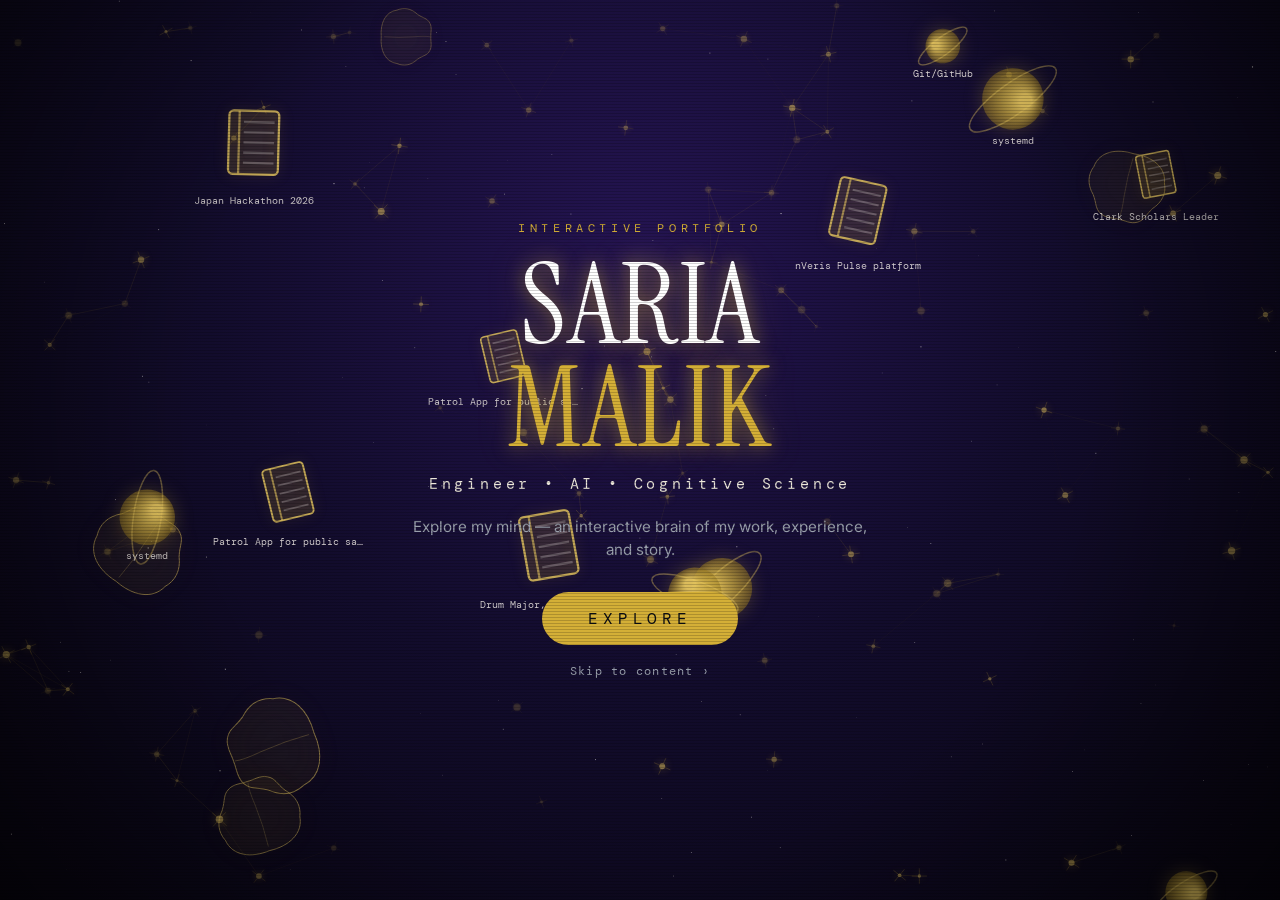
<file: index.html>
<!DOCTYPE html>
<html lang="en">
<head>
  <meta charset="UTF-8" />
  <meta name="viewport" content="width=device-width, initial-scale=1.0" />
  <title>Saria Malik — Engineer • AI • Cognitive Science</title>
  <meta name="description" content="Interactive portfolio of Saria Malik: cognitive science & writing seminars at Johns Hopkins, AI engineering, research, and creative technology. Explore my mind." />
  <meta property="og:title" content="Saria Malik — Engineer • AI • Cognitive Science" />
  <meta property="og:description" content="Explore the interactive mind of Saria Malik: AI engineering, research, and creative technology." />
  <meta property="og:type" content="website" />
  <meta property="og:url" content="https://drbytebot.github.io/portfolio/" />
  <link rel="icon" type="image/svg+xml" href="favicon.svg" />
  <link rel="preconnect" href="https://fonts.googleapis.com" />
  <link rel="preconnect" href="https://fonts.gstatic.com" crossorigin />
  <link href="https://fonts.googleapis.com/css2?family=DM+Mono:wght@400;500&family=Instrument+Serif:ital@0;1&family=Inter:wght@300;400;500;600;700&display=swap" rel="stylesheet" />
  <link rel="stylesheet" href="css/main.css" />
  <link rel="stylesheet" href="css/brain.css" />
  <link rel="stylesheet" href="css/responsive.css" />
</head>
<body>
  <a class="skip-link" href="page.html" id="skipLink">Skip to content</a>

  <!-- ===== LANDING / GAME START ===== -->
  <div id="landing">
    <canvas id="landingCanvas"></canvas>
    <div class="landing-inner">
      <p class="landing-kicker">Interactive Portfolio</p>
      <h1 class="landing-title">SARIA<span>MALIK</span></h1>
      <p class="landing-sub">Engineer &bull; AI &bull; Cognitive Science</p>
      <p class="landing-tag">Explore my mind &mdash; an interactive brain of my work, experience, and story.</p>
      <button id="exploreBtn" class="explore-btn">EXPLORE</button>
      <button id="skipBtn" class="skip-btn">Skip to content &rsaquo;</button>
    </div>
  </div>

  <!-- ===== BRAIN APP ===== -->
  <div id="app" hidden>
    <header class="hud">
      <button class="hud-btn" id="homeBtn" aria-label="Back to start">Home</button>
      <div class="hud-progress" aria-hidden="true">
        <span class="hud-label">Mind explored</span>
        <div class="hud-bar"><div class="hud-fill" id="hudFill"></div></div>
        <span class="hud-pct" id="hudPct">0%</span>
      </div>
      <button class="hud-btn" id="pageBtn" aria-label="View as page">View as page</button>
      <button class="hud-btn" id="muteBtn" aria-label="Toggle music">Music</button>
    </header>

    <main class="brain-stage">
      <svg id="brainSvg" viewBox="0 0 500 420" role="group" aria-label="Interactive brain navigation. Use Tab to move between nodes and Enter to open.">
        <g id="pathways"></g>
        <g id="brainBase"></g>
        <g id="neurons"></g>
      </svg>
      <canvas id="brainFx"></canvas>
      <p class="brain-hint" id="brainHint">Hover a glowing node &bull; click to open &bull; or use Tab + Enter</p>
    </main>

    <!-- Content panel -->
    <div id="panel" hidden>
      <div class="panel-scrim" id="panelScrim"></div>
      <article class="panel-card" role="dialog" aria-modal="true" aria-labelledby="panelTitle">
        <button class="panel-close" id="panelClose" aria-label="Close">&times;</button>
        <div class="panel-region" id="panelRegion"></div>
        <h2 id="panelTitle"></h2>
        <div class="panel-body" id="panelBody"></div>
      </article>
    </div>
  </div>

  <!-- ===== TRADITIONAL / ACCESSIBLE VIEW ===== -->
  <main id="traditional" hidden>
    <header class="trad-header">
      <h1>Saria Malik</h1>
      <p>Engineer &bull; AI &bull; Cognitive Science &mdash; Johns Hopkins University</p>
      <button class="hud-btn" id="tradBack">&#9826; Back to mind</button>
    </header>
    <div id="tradContent"></div>
    <footer class="trad-footer"><p>Saria Malik &copy; 2026 &mdash; The Artist &amp; The Engineer</p></footer>
  </main>

  <script src="js/data.js"></script>
  <script src="js/brain.js"></script>
  <script src="js/interactions.js"></script>
  <script src="js/background.js"></script>
  <script src="js/arcade.js"></script>
  <script src="js/main.js"></script>
</body>
</html>
</file>
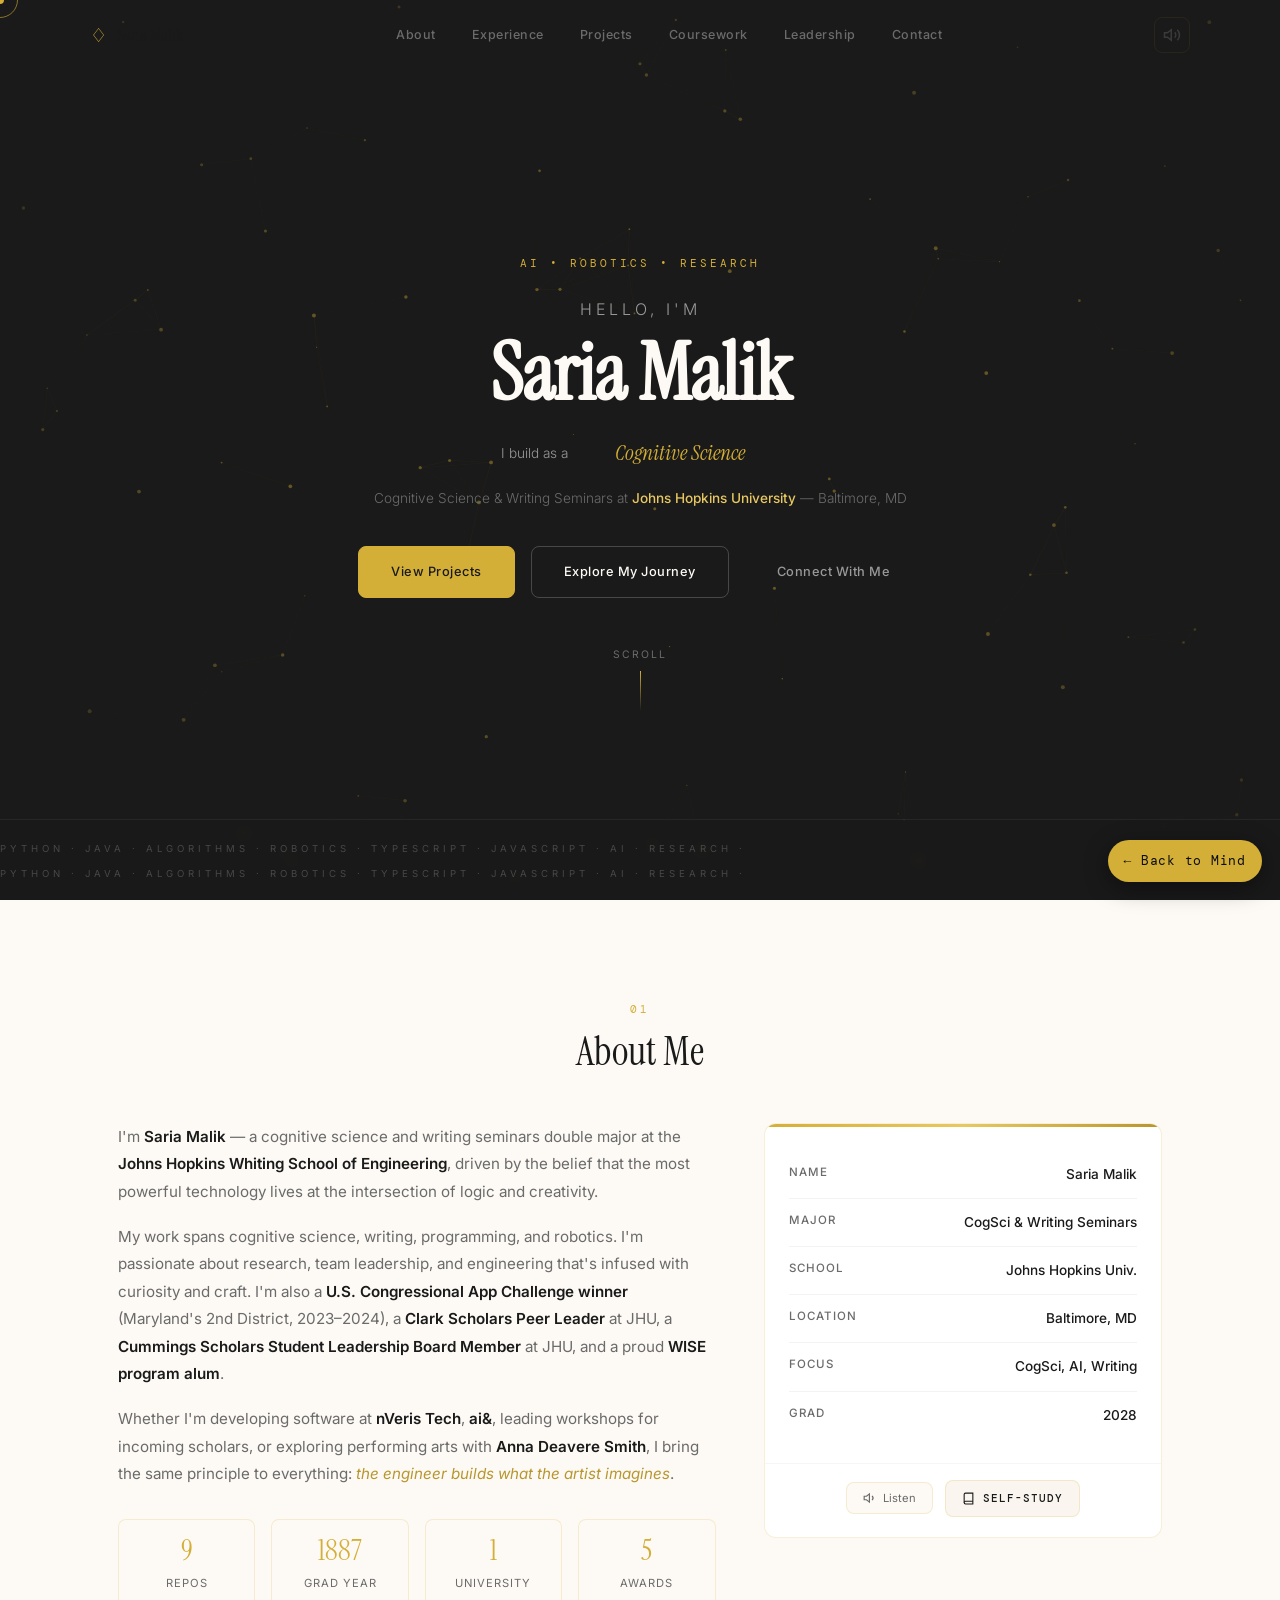
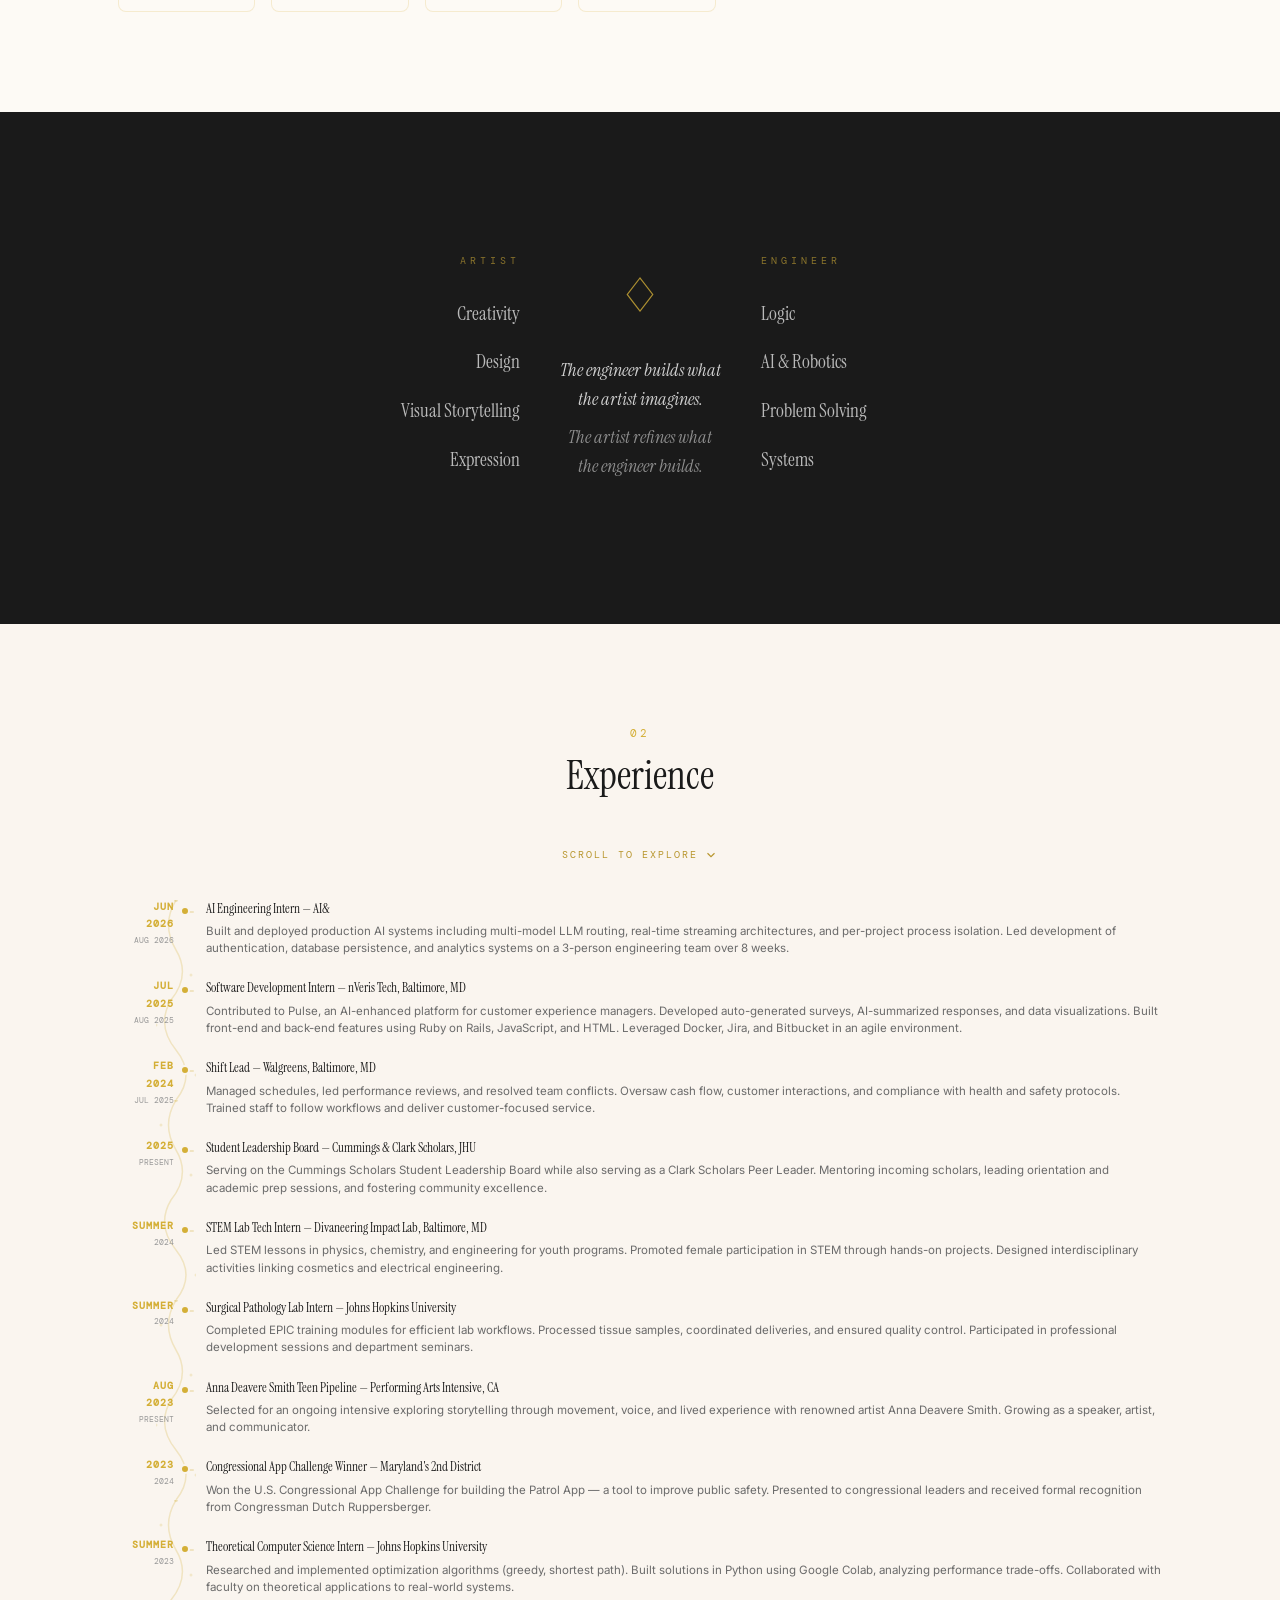
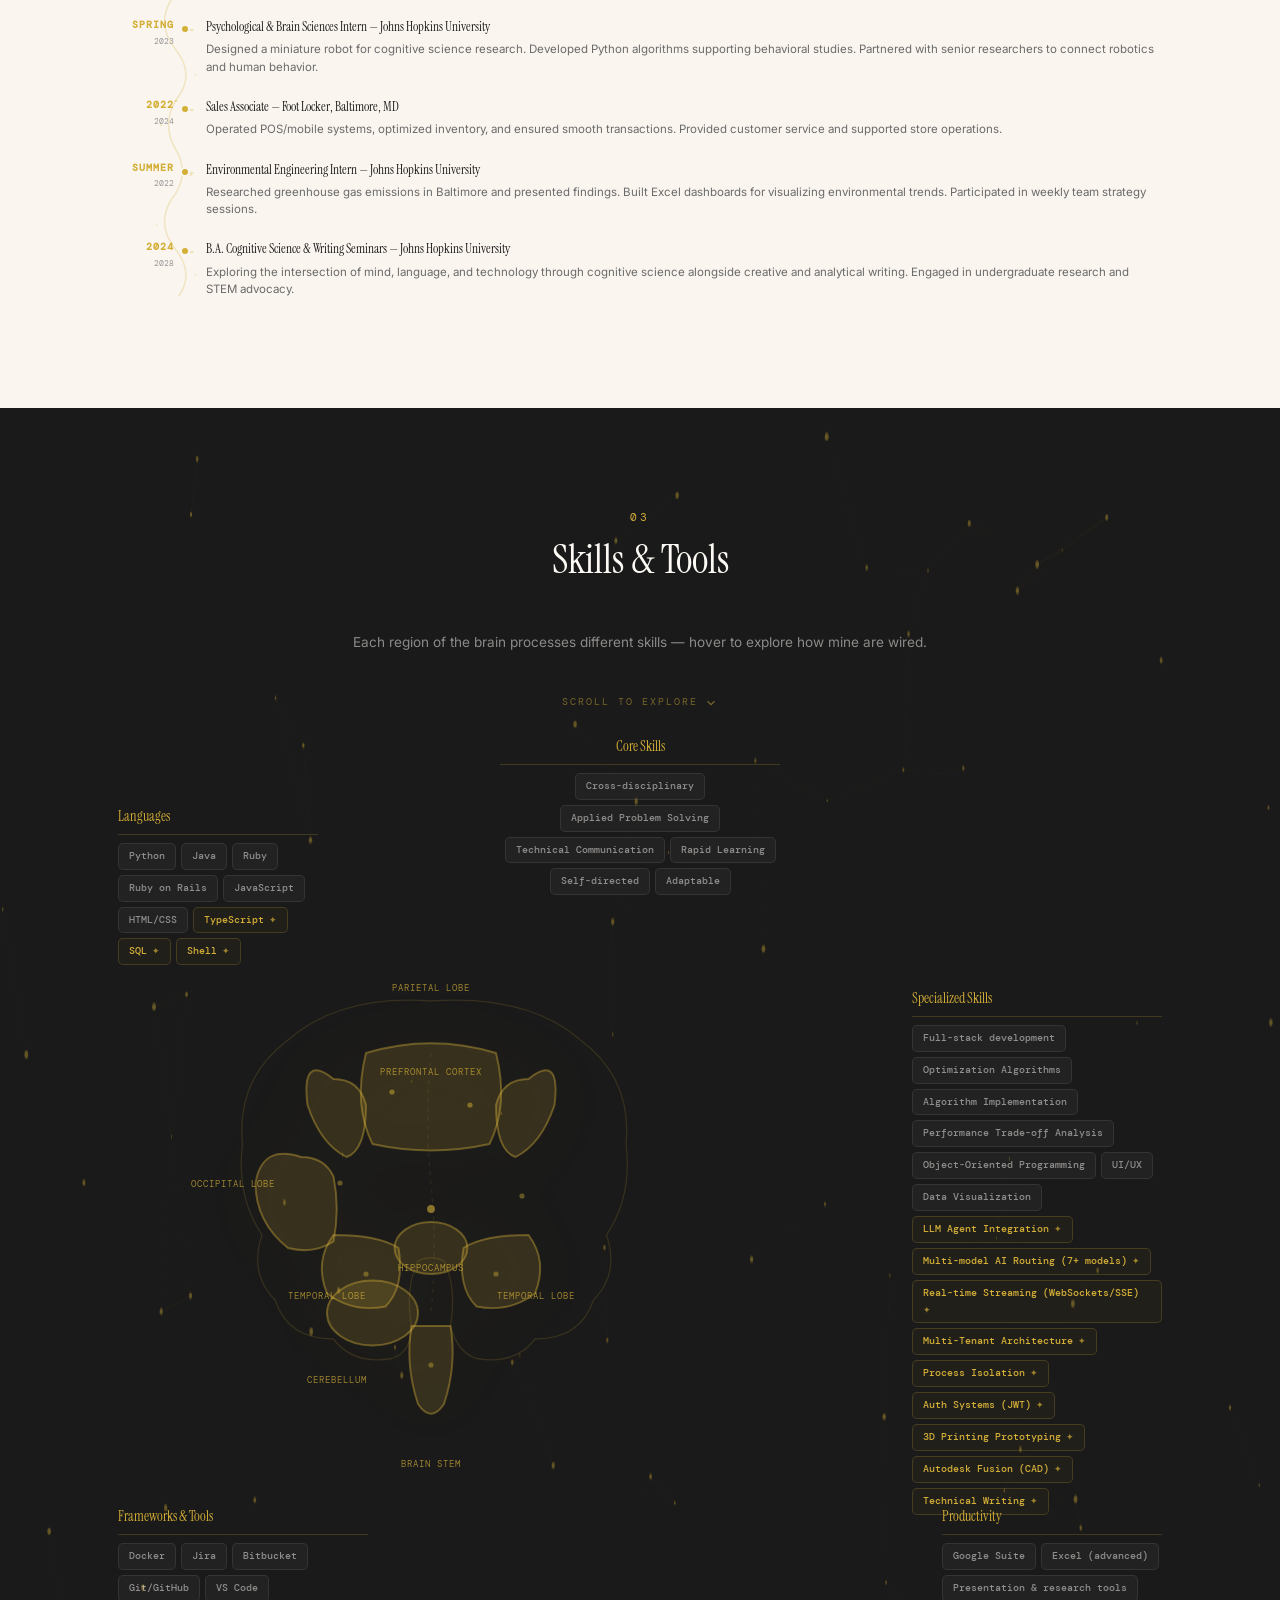
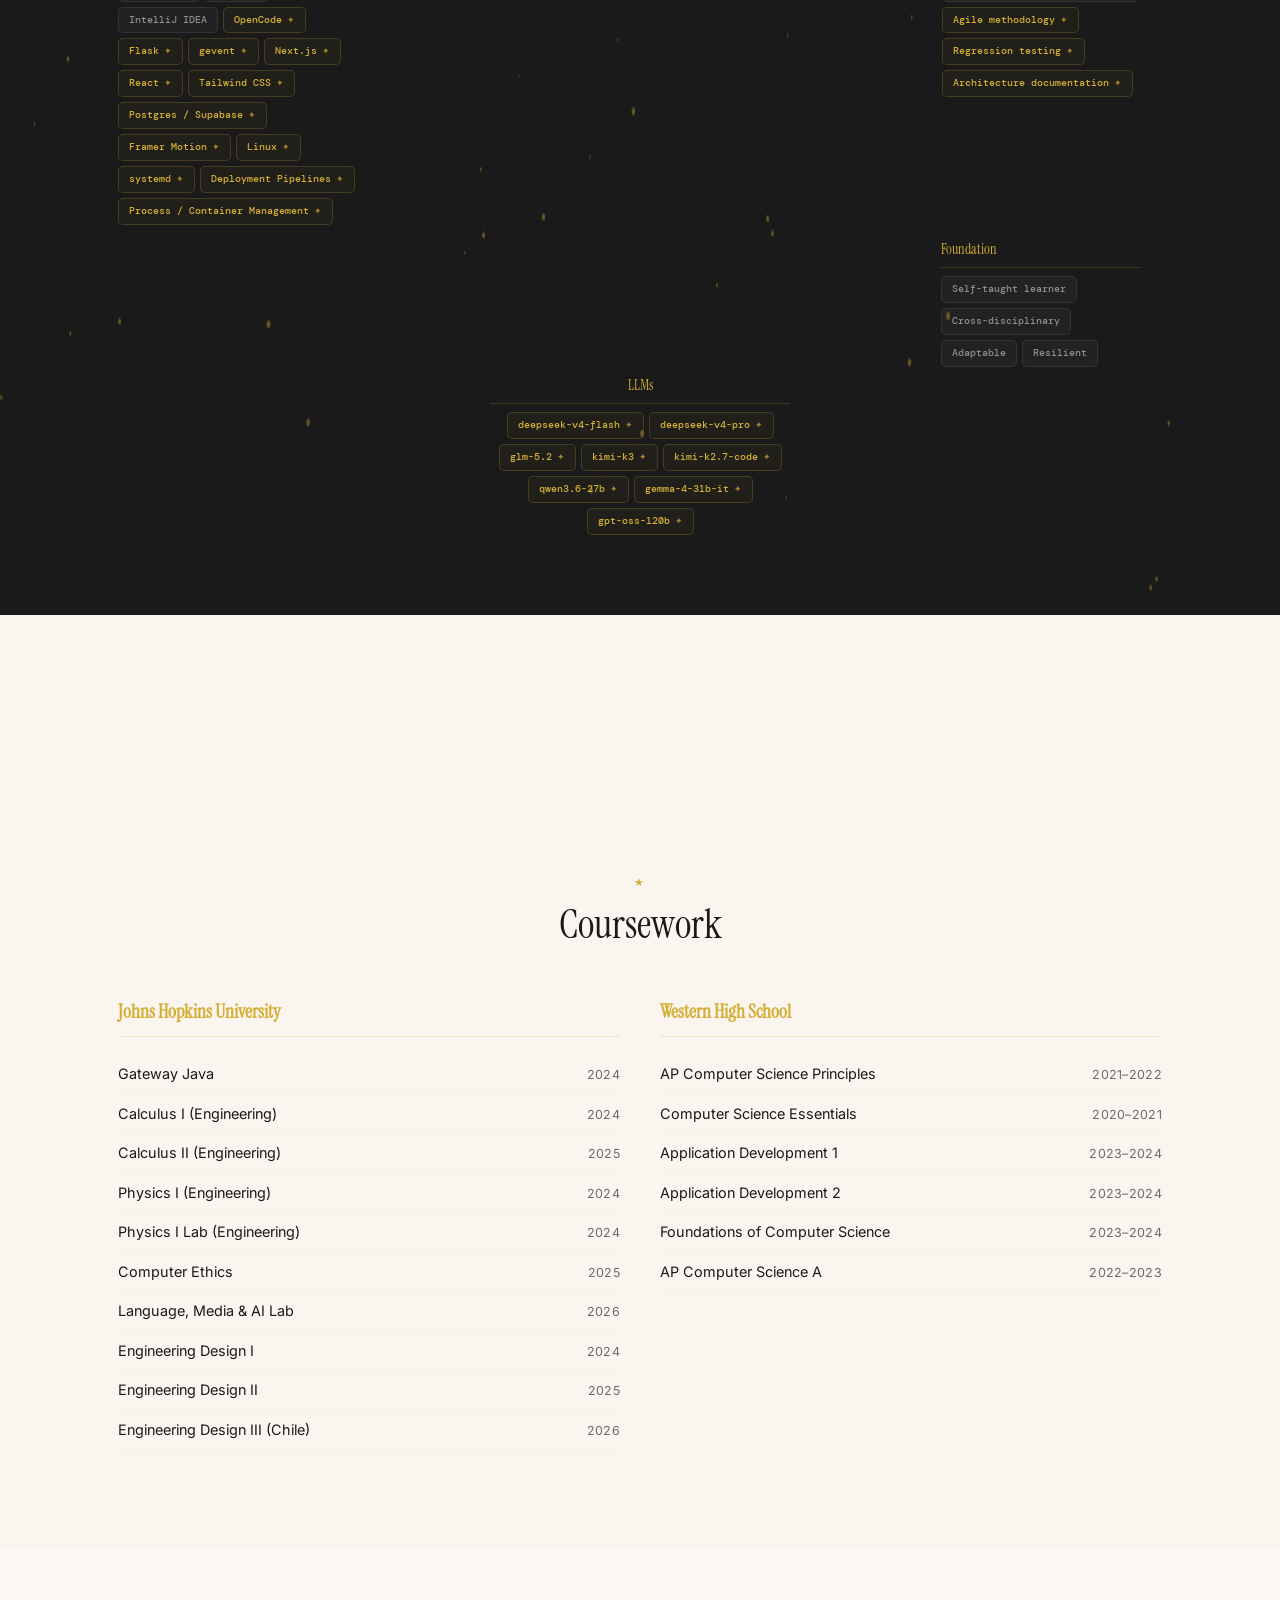
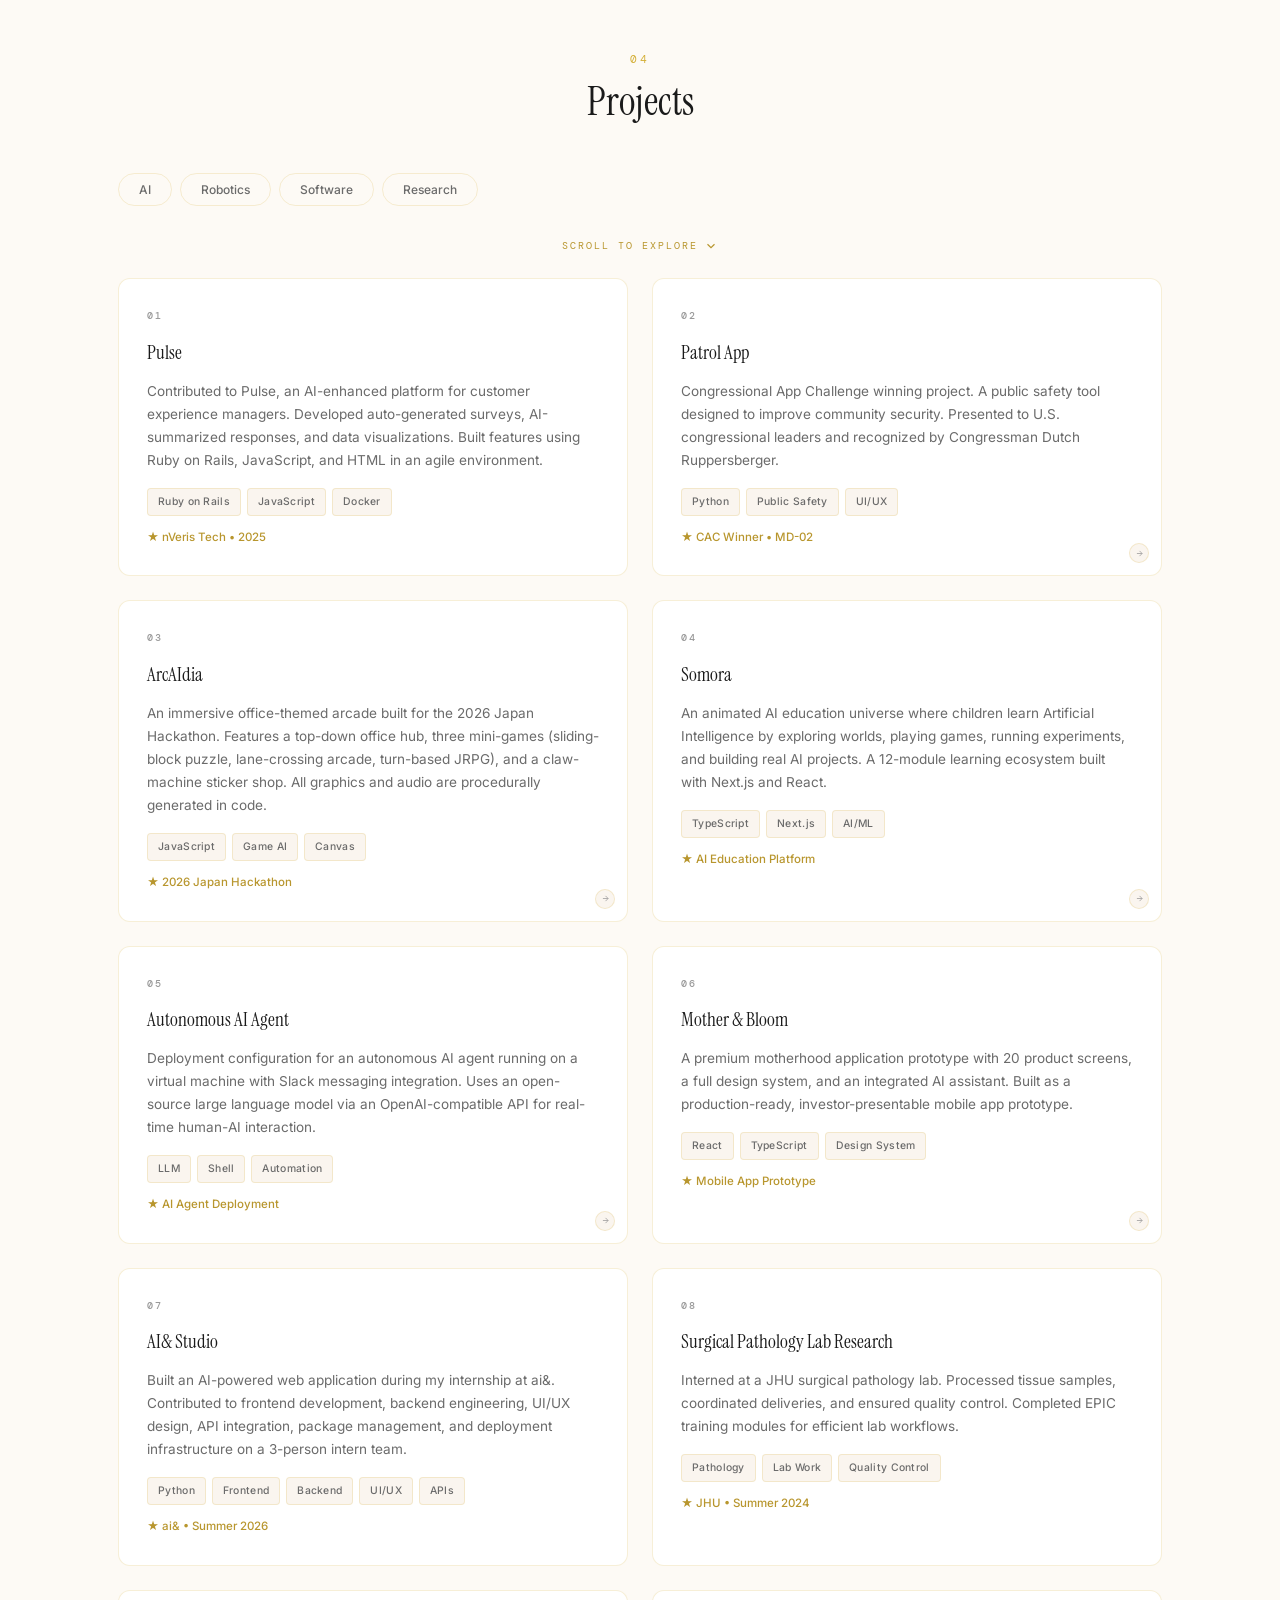
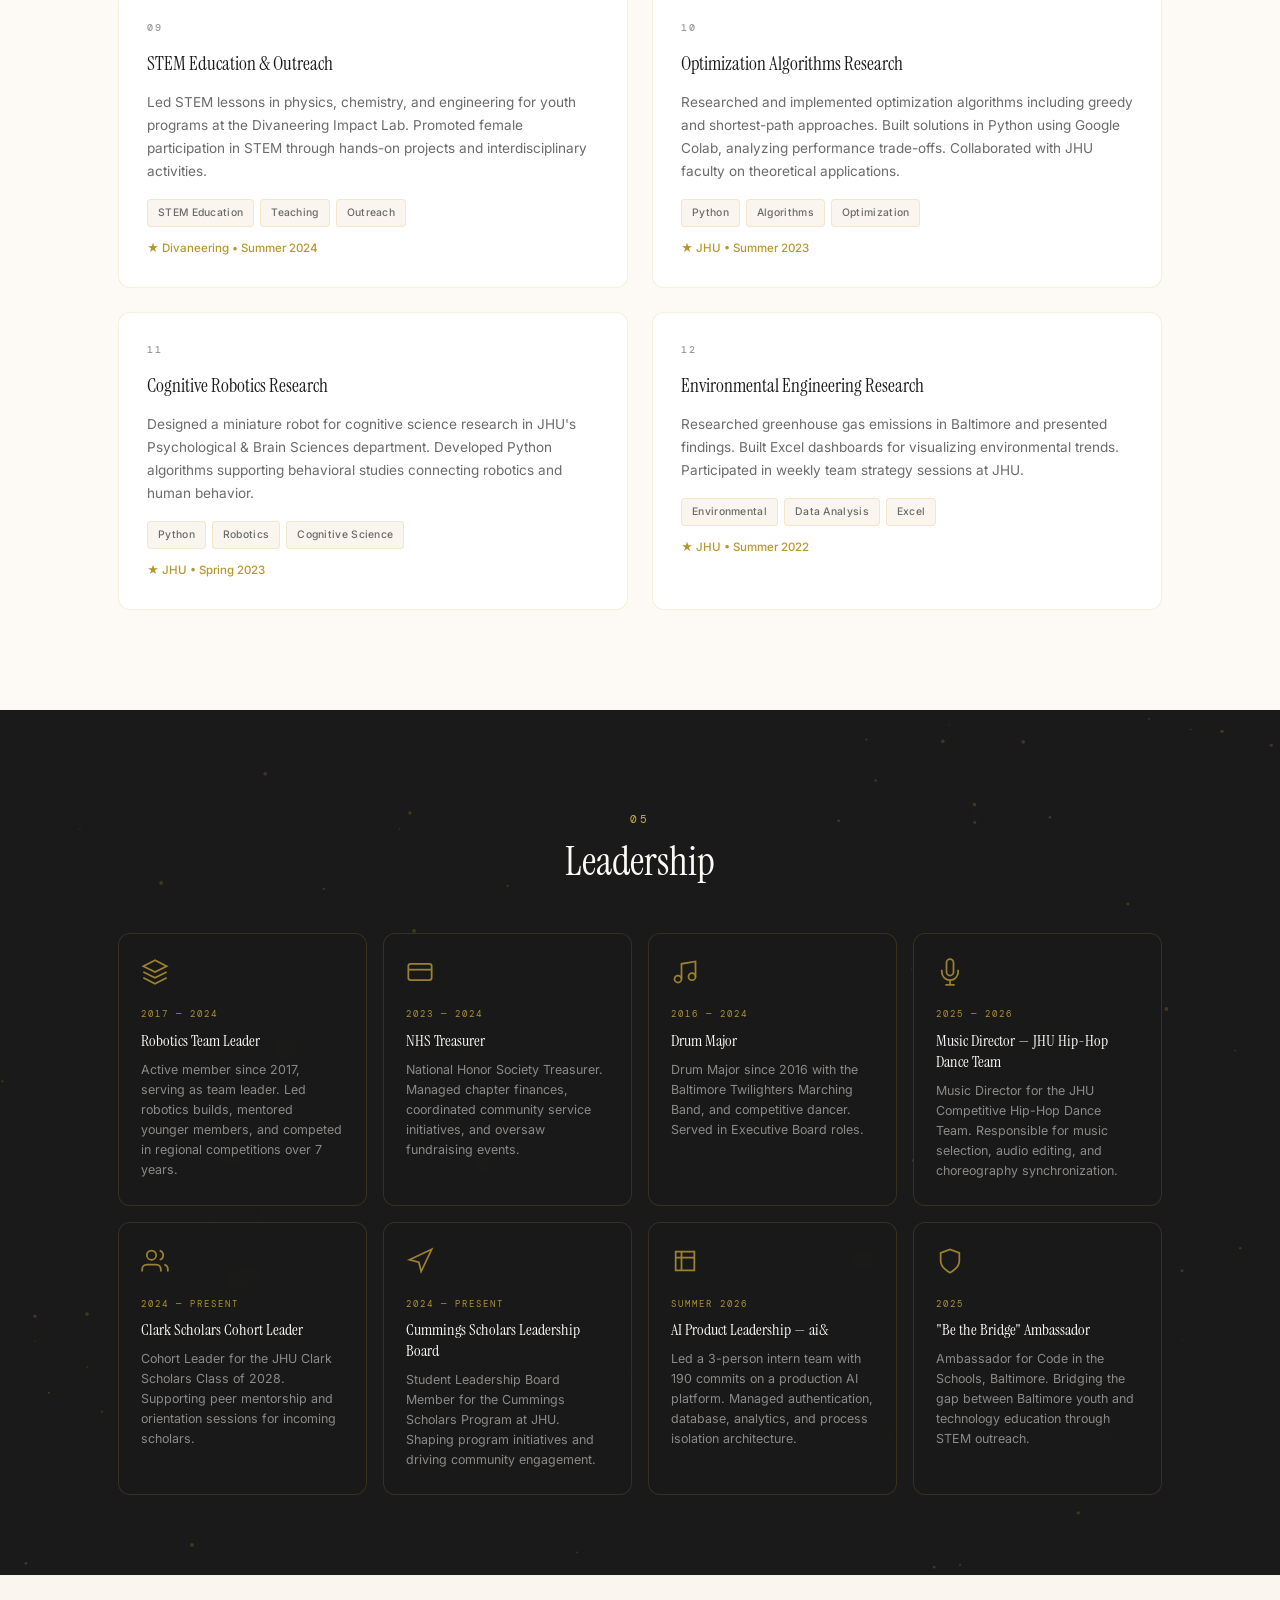
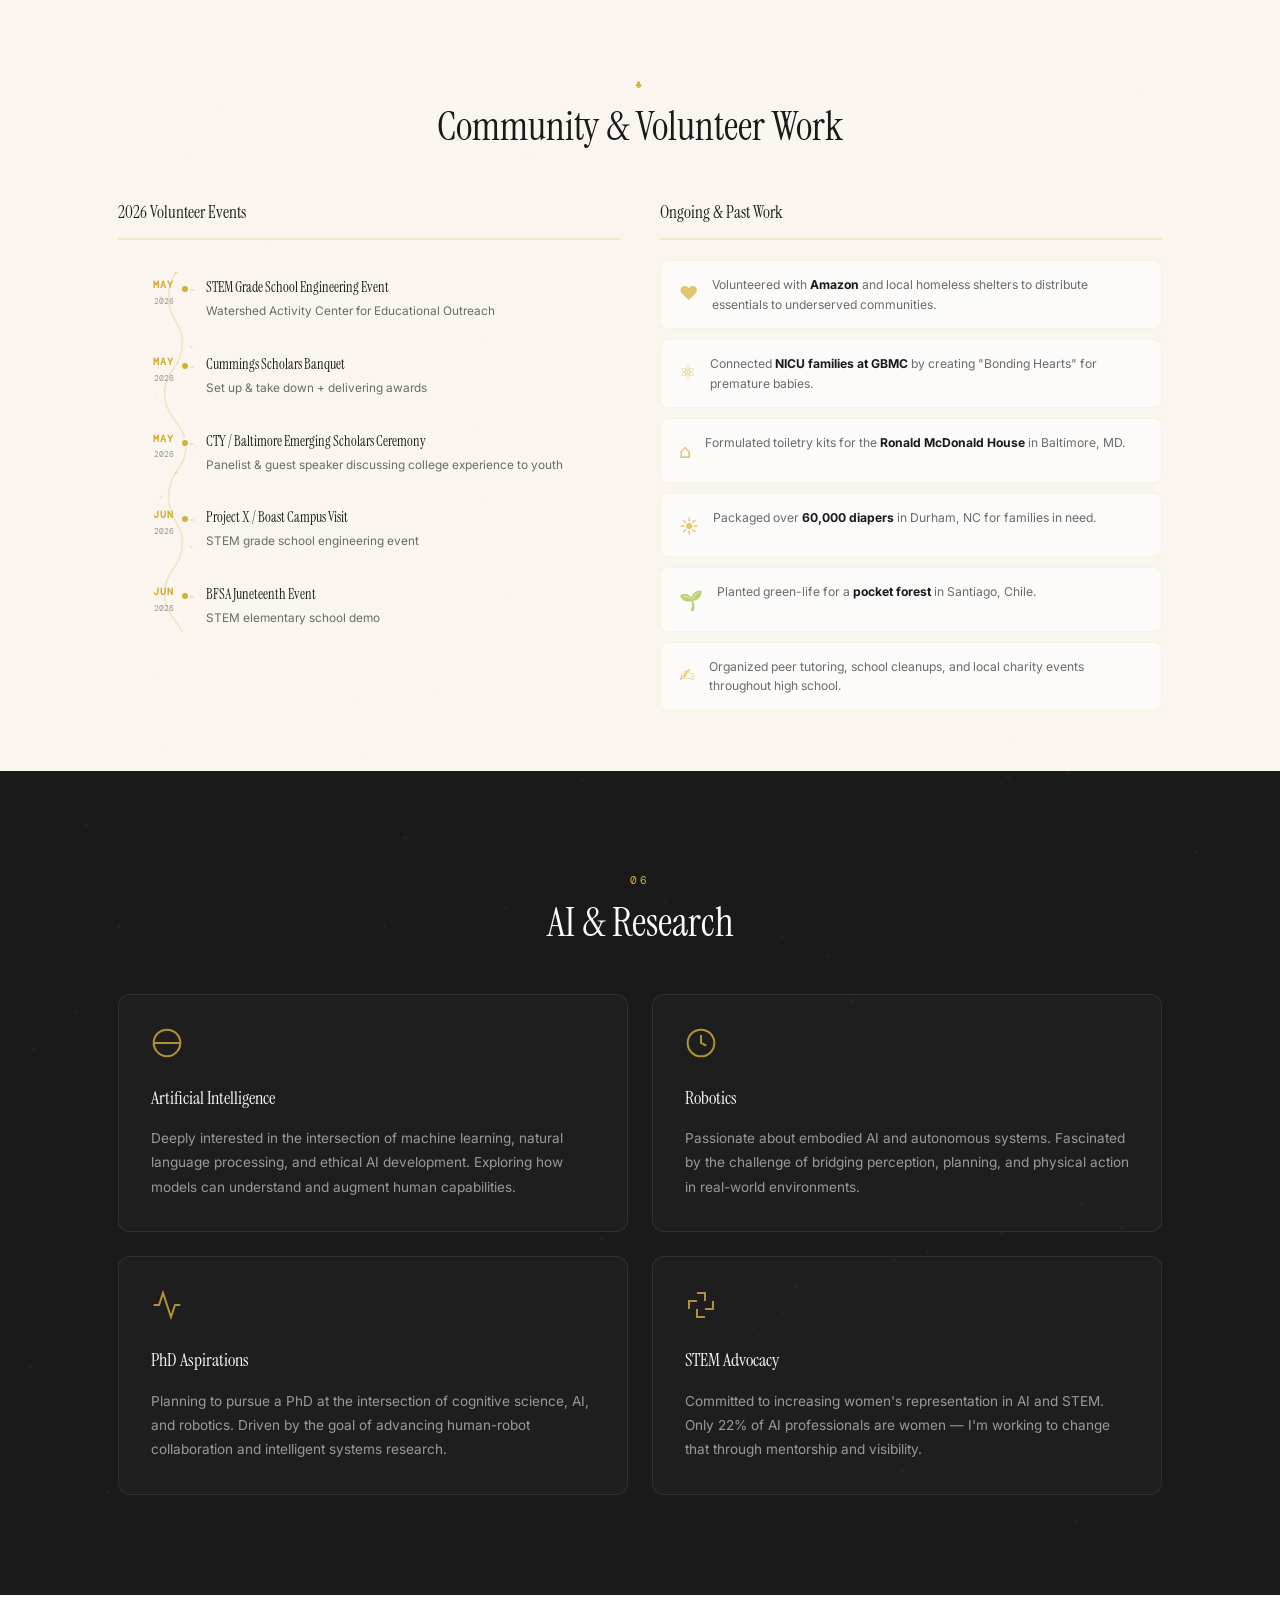
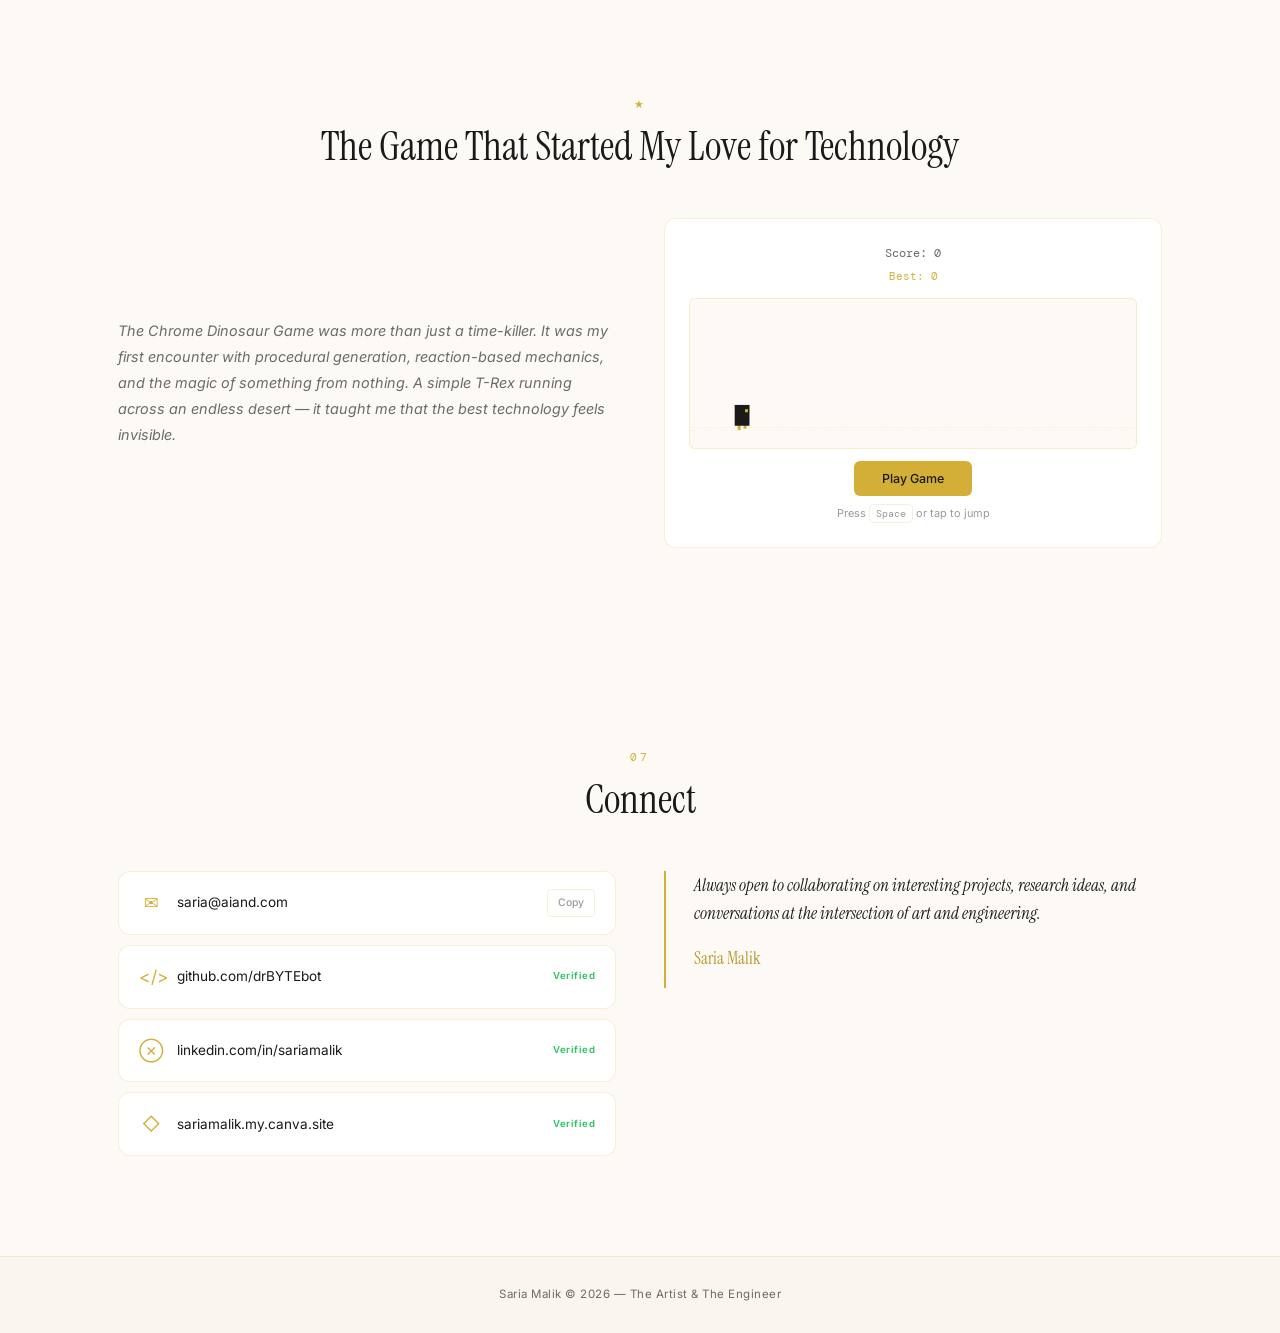
<file: page.html>
<!DOCTYPE html>
<html lang="en">
<head>
  <meta charset="UTF-8">
  <meta name="viewport" content="width=device-width, initial-scale=1.0">
  <link rel="icon" type="image/svg+xml" href="favicon.svg">
  <title>Saria Malik | AI Engineer & Creative Technologist</title>
  <meta name="description" content="Saria Malik — Cognitive Science & Writing Seminars at Johns Hopkins University. AI, robotics, research, and creative technology.">
  <link rel="preconnect" href="https://fonts.googleapis.com">
  <link rel="preconnect" href="https://fonts.gstatic.com" crossorigin>
  <link href="https://fonts.googleapis.com/css2?family=DM+Mono:wght@400;500&family=Instrument+Serif:ital@0;1&family=Inter:wght@300;400;500;600;700&display=swap" rel="stylesheet">
  <link rel="stylesheet" href="build.css?v=5">
</head>
<body>

  <!-- ===== LOADER ===== -->
  <div id="loader">
    <div class="loader-content">
      <div class="loader-ring"></div>
      <span class="loader-text">Initializing</span>
    </div>
  </div>

  <!-- ===== CUSTOM CURSOR ===== -->
  <div class="cursor-dot" id="cursorDot"></div>
  <div class="cursor-ring" id="cursorRing"></div>

  <!-- ===== NAV ===== -->
  <nav id="navbar">
    <div class="nav-inner">
      <a href="#" class="nav-logo">
        <span class="nav-logo-sigil">&#9826;</span>
        <span class="nav-logo-text">Saria Malik</span>
      </a>
      <div class="nav-links">
        <a href="#about">About</a>
        <a href="#experience">Experience</a>
        <a href="#projects">Projects</a>
        <a href="#coursework">Coursework</a>
        <a href="#leadership">Leadership</a>
        <a href="#contact">Contact</a>
      </div>
      <div class="nav-actions">
        <button class="sound-toggle" id="soundToggle" aria-label="Toggle sound">
          <svg width="18" height="18" viewBox="0 0 24 24" fill="none" stroke="currentColor" stroke-width="2"><polygon points="11 5 6 9 2 9 2 15 6 15 11 19 11 5"/><path d="M19.07 4.93a10 10 0 0 1 0 14.14M15.54 8.46a5 5 0 0 1 0 7.07"/></svg>
        </button>
        <button class="menu-toggle" id="menuToggle" aria-label="Menu">
          <span></span><span></span><span></span>
        </button>
      </div>
    </div>
  </nav>

  <!-- ===== MOBILE MENU ===== -->
  <div class="mobile-menu" id="mobileMenu">
    <div class="mobile-menu-inner">
      <a href="#about" class="mobile-link">About</a>
      <a href="#experience" class="mobile-link">Experience</a>
      <a href="#projects" class="mobile-link">Projects</a>
      <a href="#coursework" class="mobile-link">Coursework</a>
      <a href="#leadership" class="mobile-link">Leadership</a>
      <a href="#contact" class="mobile-link">Contact</a>
    </div>
  </div>

  <!-- ===== HERO ===== -->
  <section id="hero">
    <canvas id="heroCanvas"></canvas>
    <div class="hero-particles" id="heroParticles"></div>
    <div class="hero-overlay"></div>
    <div class="hero-content">
      <div class="hero-badge" data-reveal>AI &bull; Robotics &bull; Research</div>
      <h1 data-reveal>
        <span class="hero-greeting">Hello, I'm</span>
        <span class="hero-name">Saria Malik</span>
      </h1>
      <div class="hero-rotating" data-reveal>
        <span class="rotating-label">I build as a</span>
        <span class="rotating-text" id="rotatingText">AI Engineer</span>
      </div>
      <p class="hero-tagline" data-reveal>Cognitive Science &amp; Writing Seminars at <strong>Johns Hopkins University</strong> &mdash; Baltimore, MD</p>
      <div class="hero-cta" data-reveal>
        <a href="#projects" class="btn btn-primary">View Projects</a>
        <a href="#about" class="btn btn-outline">Explore My Journey</a>
        <a href="#contact" class="btn btn-ghost">Connect With Me</a>
      </div>
      <div class="hero-scroll" data-reveal>
        <span>Scroll</span>
        <div class="scroll-line"></div>
      </div>
    </div>
    <div class="hero-marquee">
      <span>Python &middot; Java &middot; Algorithms &middot; Robotics &middot; TypeScript &middot; JavaScript &middot; AI &middot; Research &middot; </span>
      <span>Python &middot; Java &middot; Algorithms &middot; Robotics &middot; TypeScript &middot; JavaScript &middot; AI &middot; Research &middot; </span>
    </div>
  </section>

  <!-- ===== ABOUT ===== -->
  <section id="about">
    <div class="container">
      <div class="section-header" data-reveal>
        <span class="section-number">01</span>
        <h2>About Me</h2>
      </div>
      <div class="about-grid">
        <div class="about-text" data-reveal>
          <p>
            I'm <strong>Saria Malik</strong> &mdash; a cognitive science and writing seminars double major at the
            <strong>Johns Hopkins Whiting School of Engineering</strong>, driven by the belief that
            the most powerful technology lives at the intersection of logic and creativity.
          </p>
          <p>
            My work spans cognitive science, writing, programming, and robotics. I'm passionate about
            research, team leadership, and engineering that's infused with curiosity and craft.
            I'm also a <strong>U.S. Congressional App Challenge winner</strong> (Maryland's 2nd District, 2023&ndash;2024),
            a <strong>Clark Scholars Peer Leader</strong> at JHU,
            a <strong>Cummings Scholars Student Leadership Board Member</strong> at JHU, and a proud <strong>WISE program alum</strong>.
          </p>
          <p>
            Whether I'm developing software at <strong>nVeris Tech</strong>, <strong>ai&amp;</strong>, leading workshops for
            incoming scholars, or exploring performing arts with <strong>Anna Deavere Smith</strong>,
            I bring the same principle to everything: <em>the engineer builds what the artist imagines</em>.
          </p>
          <div class="about-stats">
            <div class="stat">
              <span class="stat-num" data-count="9">0</span>
              <span class="stat-label">Repos</span>
            </div>
            <div class="stat">
              <span class="stat-num" data-count="2028">0</span>
              <span class="stat-label">Grad Year</span>
            </div>
            <div class="stat">
              <span class="stat-num" data-count="1">0</span>
              <span class="stat-label">University</span>
            </div>
            <div class="stat">
              <span class="stat-num" data-count="5">0</span>
              <span class="stat-label">Awards</span>
            </div>
          </div>
        </div>
        <div class="about-card" data-reveal>
          <div class="ac-header">
            <div class="ac-line"></div>
            <div class="ac-body">
              <div class="ac-row"><span class="ac-key">Name</span><span class="ac-val">Saria Malik</span></div>
              <div class="ac-row"><span class="ac-key">Major</span><span class="ac-val">CogSci &amp; Writing Seminars</span></div>
              <div class="ac-row"><span class="ac-key">School</span><span class="ac-val">Johns Hopkins Univ.</span></div>
              <div class="ac-row"><span class="ac-key">Location</span><span class="ac-val">Baltimore, MD</span></div>
              <div class="ac-row"><span class="ac-key">Focus</span><span class="ac-val">CogSci, AI, Writing</span></div>
              <div class="ac-row"><span class="ac-key">Grad</span><span class="ac-val">2028</span></div>
            </div>
          </div>
          <div class="about-card-buttons">
            <button class="tts-btn" id="ttsBtn" aria-label="Listen to about section">
              <svg width="14" height="14" viewBox="0 0 24 24" fill="none" stroke="currentColor" stroke-width="2"><polygon points="11 5 6 9 2 9 2 15 6 15 11 19 11 5"/><path d="M15.54 8.46a5 5 0 0 1 0 7.07"/></svg>
              <span>Listen</span>
            </button>
            <a href="https://www.sutori.com/en/story/self-study--8HqVuRdrdvJMp161T3FaPfx6" target="_blank" rel="noopener" class="about-link-btn">
              <svg width="13" height="13" viewBox="0 0 24 24" fill="none" stroke="currentColor" stroke-width="2"><path d="M4 19.5A2.5 2.5 0 0 1 6.5 17H20"/><path d="M6.5 2H20v20H6.5A2.5 2.5 0 0 1 4 19.5v-15A2.5 2.5 0 0 1 6.5 2z"/></svg>
              <span>Self-Study</span>
            </a>
          </div>
        </div>
      </div>
    </div>
  </section>

  <!-- ===== ARTIST + ENGINEER FUSION ===== -->
  <section id="fusion">
    <canvas id="fusionCanvas"></canvas>
    <div class="container">
      <div class="fusion-grid">
        <div class="fusion-side fusion-artist" data-reveal>
          <span class="fusion-label">Artist</span>
          <ul>
            <li>Creativity</li>
            <li>Design</li>
            <li>Visual Storytelling</li>
            <li>Expression</li>
          </ul>
        </div>
        <div class="fusion-center" data-reveal>
          <div class="fusion-symbol">&#9826;</div>
          <p>The engineer builds what<br>the artist imagines.</p>
          <p class="fusion-sub">The artist refines what<br>the engineer builds.</p>
        </div>
        <div class="fusion-side fusion-engineer" data-reveal>
          <span class="fusion-label">Engineer</span>
          <ul>
            <li>Logic</li>
            <li>AI & Robotics</li>
            <li>Problem Solving</li>
            <li>Systems</li>
          </ul>
        </div>
      </div>
    </div>
  </section>

  <!-- ===== EXPERIENCE TIMELINE ===== -->
  <section id="experience">
    <div class="container">
      <div class="section-header" data-reveal>
        <span class="section-number">02</span>
        <h2>Experience</h2>
      </div>
      <p class="scroll-hint" data-reveal>Scroll to explore <svg width="14" height="14" viewBox="0 0 24 24" fill="none" stroke="currentColor" stroke-width="2"><path d="M6 9l6 6 6-6"/></svg></p>
      <div class="vol-events exp-timeline">
        <div class="vol-event" data-reveal>
          <div class="vol-date">
            <span class="vol-month">JUN 2026</span>
            <span class="vol-year">AUG 2026</span>
          </div>
          <div class="vol-content">
            <h4>AI Engineering Intern &mdash; AI&amp;</h4>
            <p>Built and deployed production AI systems including multi-model LLM routing, real-time streaming architectures, and per-project process isolation. Led development of authentication, database persistence, and analytics systems on a 3-person engineering team over 8 weeks.</p>
          </div>
        </div>
        <div class="vol-event" data-reveal>
          <div class="vol-date">
            <span class="vol-month">JUL 2025</span>
            <span class="vol-year">AUG 2025</span>
          </div>
          <div class="vol-content">
            <h4>Software Development Intern &mdash; nVeris Tech, Baltimore, MD</h4>
            <p>Contributed to Pulse, an AI-enhanced platform for customer experience managers. Developed auto-generated surveys, AI-summarized responses, and data visualizations. Built front-end and back-end features using Ruby on Rails, JavaScript, and HTML. Leveraged Docker, Jira, and Bitbucket in an agile environment.</p>
          </div>
        </div>
        <div class="vol-event" data-reveal>
          <div class="vol-date">
            <span class="vol-month">FEB 2024</span>
            <span class="vol-year">JUL 2025</span>
          </div>
          <div class="vol-content">
            <h4>Shift Lead &mdash; Walgreens, Baltimore, MD</h4>
            <p>Managed schedules, led performance reviews, and resolved team conflicts. Oversaw cash flow, customer interactions, and compliance with health and safety protocols. Trained staff to follow workflows and deliver customer-focused service.</p>
          </div>
        </div>
        <div class="vol-event" data-reveal>
          <div class="vol-date">
            <span class="vol-month">2025</span>
            <span class="vol-year">PRESENT</span>
          </div>
          <div class="vol-content">
            <h4>Student Leadership Board &mdash; Cummings &amp; Clark Scholars, JHU</h4>
            <p>Serving on the Cummings Scholars Student Leadership Board while also serving as a Clark Scholars Peer Leader. Mentoring incoming scholars, leading orientation and academic prep sessions, and fostering community excellence.</p>
          </div>
        </div>
        <div class="vol-event" data-reveal>
          <div class="vol-date">
            <span class="vol-month">SUMMER</span>
            <span class="vol-year">2024</span>
          </div>
          <div class="vol-content">
            <h4>STEM Lab Tech Intern &mdash; Divaneering Impact Lab, Baltimore, MD</h4>
            <p>Led STEM lessons in physics, chemistry, and engineering for youth programs. Promoted female participation in STEM through hands-on projects. Designed interdisciplinary activities linking cosmetics and electrical engineering.</p>
          </div>
        </div>
        <div class="vol-event" data-reveal>
          <div class="vol-date">
            <span class="vol-month">SUMMER</span>
            <span class="vol-year">2024</span>
          </div>
          <div class="vol-content">
            <h4>Surgical Pathology Lab Intern &mdash; Johns Hopkins University</h4>
            <p>Completed EPIC training modules for efficient lab workflows. Processed tissue samples, coordinated deliveries, and ensured quality control. Participated in professional development sessions and department seminars.</p>
          </div>
        </div>
        <div class="vol-event" data-reveal>
          <div class="vol-date">
            <span class="vol-month">AUG 2023</span>
            <span class="vol-year">PRESENT</span>
          </div>
          <div class="vol-content">
            <h4>Anna Deavere Smith Teen Pipeline &mdash; Performing Arts Intensive, CA</h4>
            <p>Selected for an ongoing intensive exploring storytelling through movement, voice, and lived experience with renowned artist Anna Deavere Smith. Growing as a speaker, artist, and communicator.</p>
          </div>
        </div>
        <div class="vol-event" data-reveal>
          <div class="vol-date">
            <span class="vol-month">2023</span>
            <span class="vol-year">2024</span>
          </div>
          <div class="vol-content">
            <h4>Congressional App Challenge Winner &mdash; Maryland's 2nd District</h4>
            <p>Won the U.S. Congressional App Challenge for building the Patrol App &mdash; a tool to improve public safety. Presented to congressional leaders and received formal recognition from Congressman Dutch Ruppersberger.</p>
          </div>
        </div>
        <div class="vol-event" data-reveal>
          <div class="vol-date">
            <span class="vol-month">SUMMER</span>
            <span class="vol-year">2023</span>
          </div>
          <div class="vol-content">
            <h4>Theoretical Computer Science Intern &mdash; Johns Hopkins University</h4>
            <p>Researched and implemented optimization algorithms (greedy, shortest path). Built solutions in Python using Google Colab, analyzing performance trade-offs. Collaborated with faculty on theoretical applications to real-world systems.</p>
          </div>
        </div>
        <div class="vol-event" data-reveal>
          <div class="vol-date">
            <span class="vol-month">SPRING</span>
            <span class="vol-year">2023</span>
          </div>
          <div class="vol-content">
            <h4>Psychological &amp; Brain Sciences Intern &mdash; Johns Hopkins University</h4>
            <p>Designed a miniature robot for cognitive science research. Developed Python algorithms supporting behavioral studies. Partnered with senior researchers to connect robotics and human behavior.</p>
          </div>
        </div>
        <div class="vol-event" data-reveal>
          <div class="vol-date">
            <span class="vol-month">2022</span>
            <span class="vol-year">2024</span>
          </div>
          <div class="vol-content">
            <h4>Sales Associate &mdash; Foot Locker, Baltimore, MD</h4>
            <p>Operated POS/mobile systems, optimized inventory, and ensured smooth transactions. Provided customer service and supported store operations.</p>
          </div>
        </div>
        <div class="vol-event" data-reveal>
          <div class="vol-date">
            <span class="vol-month">SUMMER</span>
            <span class="vol-year">2022</span>
          </div>
          <div class="vol-content">
            <h4>Environmental Engineering Intern &mdash; Johns Hopkins University</h4>
            <p>Researched greenhouse gas emissions in Baltimore and presented findings. Built Excel dashboards for visualizing environmental trends. Participated in weekly team strategy sessions.</p>
          </div>
        </div>
        <div class="vol-event" data-reveal>
          <div class="vol-date">
            <span class="vol-month">2024</span>
            <span class="vol-year">2028</span>
          </div>
          <div class="vol-content">
            <h4>B.A. Cognitive Science &amp; Writing Seminars &mdash; Johns Hopkins University</h4>
            <p>Exploring the intersection of mind, language, and technology through cognitive science alongside creative and analytical writing. Engaged in undergraduate research and STEM advocacy.</p>
          </div>
        </div>
      </div>
    </div>
  </section>

  <!-- ===== SKILLS ===== -->
  <section id="skills">
    <canvas id="skillsCanvas"></canvas>
    <div class="container">
      <div class="section-header" data-reveal>
        <span class="section-number">03</span>
        <h2>Skills &amp; Tools</h2>
      </div>
      <p class="skills-intro" data-reveal>Each region of the brain processes different skills &mdash; hover to explore how mine are wired.</p>
      <p class="scroll-hint" data-reveal>Scroll to explore <svg width="14" height="14" viewBox="0 0 24 24" fill="none" stroke="currentColor" stroke-width="2"><path d="M6 9l6 6 6-6"/></svg></p>

      <div class="brain-wrapper" data-reveal>
        <!-- SVG Brain -->
        <svg class="brain-svg" viewBox="0 0 500 400" xmlns="http://www.w3.org/2000/svg">
          <!-- Full brain outline (visible shape) -->
          <path d="M250 60 Q180 55 140 90 Q100 120 105 170 Q100 210 120 240 Q110 270 130 290 Q140 320 175 320 Q190 340 220 335 Q235 330 235 310 Q230 280 240 260 Q250 255 260 260 Q270 280 265 310 Q270 330 285 335 Q315 340 330 320 Q365 320 375 290 Q395 270 385 240 Q405 210 400 170 Q405 120 365 90 Q325 55 250 60 Z" 
                fill="none" stroke="rgba(212,175,55,0.15)" stroke-width="1"/>
          <!-- Brain stem -->
          <path d="M235 310 Q230 340 240 370 Q250 385 260 370 Q270 340 265 310 Z" 
                class="brain-region" data-region="stem" fill="rgba(212,175,55,0.15)" stroke="rgba(212,175,55,0.4)" stroke-width="1.5"/>
          <!-- Cerebellum -->
          <ellipse cx="205" cy="300" rx="35" ry="25" 
                   class="brain-region" data-region="cerebellum" fill="rgba(212,175,55,0.15)" stroke="rgba(212,175,55,0.4)" stroke-width="1.5"/>
          <!-- Occipital lobe (back) -->
          <path d="M150 180 Q120 170 115 200 Q115 230 140 250 Q160 255 175 245 Q180 220 175 195 Q168 180 150 180 Z" 
                class="brain-region" data-region="occipital" fill="rgba(212,175,55,0.15)" stroke="rgba(212,175,55,0.4)" stroke-width="1.5"/>
          <!-- Temporal lobe (lower left) -->
          <path d="M175 240 Q160 260 170 285 Q190 300 215 295 Q230 280 225 250 Q210 240 175 240 Z" 
                class="brain-region" data-region="temporal-l" fill="rgba(212,175,55,0.15)" stroke="rgba(212,175,55,0.4)" stroke-width="1.5"/>
          <!-- Temporal lobe (lower right) -->
          <path d="M325 240 Q340 260 330 285 Q310 300 285 295 Q270 280 275 250 Q290 240 325 240 Z" 
                class="brain-region" data-region="temporal-r" fill="rgba(212,175,55,0.15)" stroke="rgba(212,175,55,0.4)" stroke-width="1.5"/>
          <!-- Parietal lobe (top) -->
          <path d="M200 100 Q250 85 300 100 Q310 140 295 170 Q250 180 205 170 Q190 140 200 100 Z" 
                class="brain-region" data-region="parietal" fill="rgba(212,175,55,0.15)" stroke="rgba(212,175,55,0.4)" stroke-width="1.5"/>
          <!-- Prefrontal cortex (front left) -->
          <path d="M175 120 Q150 100 155 140 Q165 170 185 180 Q200 175 200 140 Q195 120 175 120 Z" 
                class="brain-region" data-region="prefrontal-l" fill="rgba(212,175,55,0.15)" stroke="rgba(212,175,55,0.4)" stroke-width="1.5"/>
          <!-- Prefrontal cortex (front right) -->
          <path d="M325 120 Q350 100 345 140 Q335 170 315 180 Q300 175 300 140 Q305 120 325 120 Z" 
                class="brain-region" data-region="prefrontal-r" fill="rgba(212,175,55,0.15)" stroke="rgba(212,175,55,0.4)" stroke-width="1.5"/>
          <!-- Central fissure -->
          <path d="M250 100 Q245 150 250 200 Q255 250 250 300" fill="none" stroke="rgba(212,175,55,0.1)" stroke-width="1" stroke-dasharray="3,4"/>
          <!-- Hippocampus (deep center - LLMs) -->
          <ellipse cx="250" cy="250" rx="28" ry="20" 
                   class="brain-region" data-region="hippocampus" fill="rgba(212,175,55,0.15)" stroke="rgba(212,175,55,0.4)" stroke-width="1.5"/>
          <!-- Neuron dots scattered -->
          <circle cx="220" cy="130" r="2" fill="rgba(212,175,55,0.5)"/>
          <circle cx="280" cy="140" r="2" fill="rgba(212,175,55,0.5)"/>
          <circle cx="180" cy="200" r="2" fill="rgba(212,175,55,0.4)"/>
          <circle cx="320" cy="210" r="2" fill="rgba(212,175,55,0.4)"/>
          <circle cx="250" cy="220" r="3" fill="rgba(212,175,55,0.6)"/>
          <circle cx="200" cy="270" r="2" fill="rgba(212,175,55,0.4)"/>
          <circle cx="300" cy="270" r="2" fill="rgba(212,175,55,0.4)"/>
          <circle cx="250" cy="340" r="2" fill="rgba(212,175,55,0.4)"/>
        </svg>

        <!-- Region labels (positioned INSIDE brain outline) -->
        <div class="brain-label" data-region="prefrontal" style="top: 23%; left: 30%; transform: translateX(-50%);">
          <span class="bl-name">Prefrontal Cortex</span>
        </div>
        <div class="brain-label" data-region="parietal" style="top: 17%; left: 30%; transform: translateX(-50%);">
          <span class="bl-name">Parietal Lobe</span>
        </div>
        <div class="brain-label" data-region="temporal" style="top: 39%; left: 20%; transform: translateX(-50%);">
          <span class="bl-name">Temporal Lobe</span>
        </div>
        <div class="brain-label" data-region="temporal" style="top: 39%; left: 40%; transform: translateX(-50%);">
          <span class="bl-name">Temporal Lobe</span>
        </div>
        <div class="brain-label" data-region="occipital" style="top: 31%; left: 11%; transform: translateX(-50%);">
          <span class="bl-name">Occipital Lobe</span>
        </div>
        <div class="brain-label" data-region="cerebellum" style="top: 45%; left: 21%; transform: translateX(-50%);">
          <span class="bl-name">Cerebellum</span>
        </div>
        <div class="brain-label" data-region="stem" style="top: 51%; left: 30%; transform: translateX(-50%);">
          <span class="bl-name">Brain Stem</span>
        </div>
        <div class="brain-label" data-region="hippocampus" style="top: 37%; left: 30%; transform: translateX(-50%);">
          <span class="bl-name">Hippocampus</span>
        </div>

        <!-- Skill clusters positioned around brain -->
        <!-- Prefrontal: Core Skills (top center) -->
        <div class="brain-skills" data-region="prefrontal" style="top: 0; left: 50%; transform: translateX(-50%); max-width: 280px; text-align: center;">
          <div class="bs-title" style="text-align: center;">Core Skills</div>
          <div class="bs-tags" style="justify-content: center;">
            <span class="skill-tag">Cross-disciplinary</span>
            <span class="skill-tag">Applied Problem Solving</span>
            <span class="skill-tag">Technical Communication</span>
            <span class="skill-tag">Rapid Learning</span>
            <span class="skill-tag">Self-directed</span>
            <span class="skill-tag">Adaptable</span>
          </div>
        </div>

        <!-- Parietal: Specialized Skills (top right, well below core skills) -->
        <div class="brain-skills" data-region="parietal" style="top: 18%; right: 0; max-width: 250px;">
          <div class="bs-title">Specialized Skills</div>
          <div class="bs-tags">
            <span class="skill-tag">Full-stack development</span>
            <span class="skill-tag">Optimization Algorithms</span>
            <span class="skill-tag">Algorithm Implementation</span>
            <span class="skill-tag">Performance Trade-off Analysis</span>
            <span class="skill-tag">Object-Oriented Programming</span>
            <span class="skill-tag">UI/UX</span>
            <span class="skill-tag">Data Visualization</span>
            <span class="skill-tag skill-new">LLM Agent Integration</span>
            <span class="skill-tag skill-new">Multi-model AI Routing (7+ models)</span>
            <span class="skill-tag skill-new">Real-time Streaming (WebSockets/SSE)</span>
            <span class="skill-tag skill-new">Multi-Tenant Architecture</span>
            <span class="skill-tag skill-new">Process Isolation</span>
            <span class="skill-tag skill-new">Auth Systems (JWT)</span>
            <span class="skill-tag skill-new">3D Printing Prototyping</span>
            <span class="skill-tag skill-new">Autodesk Fusion (CAD)</span>
            <span class="skill-tag skill-new">Technical Writing</span>
          </div>
        </div>

        <!-- Temporal: Languages (upper left, utilizing space) -->
        <div class="brain-skills" data-region="temporal" style="top: 5%; left: 0; max-width: 200px;">
          <div class="bs-title">Languages</div>
          <div class="bs-tags">
            <span class="skill-tag">Python</span>
            <span class="skill-tag">Java</span>
            <span class="skill-tag">Ruby</span>
            <span class="skill-tag">Ruby on Rails</span>
            <span class="skill-tag">JavaScript</span>
            <span class="skill-tag">HTML/CSS</span>
            <span class="skill-tag skill-new">TypeScript</span>
            <span class="skill-tag skill-new">SQL</span>
            <span class="skill-tag skill-new">Shell</span>
          </div>
        </div>

        <!-- Occipital: Frameworks & Tools (lower left, connected to temporal) -->
        <div class="brain-skills" data-region="occipital" style="top: 55%; left: 0; max-width: 250px;">
          <div class="bs-title">Frameworks &amp; Tools</div>
          <div class="bs-tags">
            <span class="skill-tag">Docker</span>
            <span class="skill-tag">Jira</span>
            <span class="skill-tag">Bitbucket</span>
            <span class="skill-tag">Git/GitHub</span>
            <span class="skill-tag">VS Code</span>
            <span class="skill-tag">IntelliJ IDEA</span>
            <span class="skill-tag skill-new">OpenCode</span>
            <span class="skill-tag skill-new">Flask</span>
            <span class="skill-tag skill-new">gevent</span>
            <span class="skill-tag skill-new">Next.js</span>
            <span class="skill-tag skill-new">React</span>
            <span class="skill-tag skill-new">Tailwind CSS</span>
            <span class="skill-tag skill-new">Postgres / Supabase</span>
            <span class="skill-tag skill-new">Framer Motion</span>
            <span class="skill-tag skill-new">Linux</span>
            <span class="skill-tag skill-new">systemd</span>
            <span class="skill-tag skill-new">Deployment Pipelines</span>
            <span class="skill-tag skill-new">Process / Container Management</span>
          </div>
        </div>

        <!-- Cerebellum: Productivity (center-right, next to Frameworks & Tools) -->
        <div class="brain-skills" data-region="cerebellum" style="top: 55%; right: 0; max-width: 220px;">
          <div class="bs-title">Productivity</div>
          <div class="bs-tags">
            <span class="skill-tag">Google Suite</span>
            <span class="skill-tag">Excel (advanced)</span>
            <span class="skill-tag">Presentation &amp; research tools</span>
            <span class="skill-tag skill-new">Agile methodology</span>
            <span class="skill-tag skill-new">Regression testing</span>
            <span class="skill-tag skill-new">Architecture documentation</span>
          </div>
        </div>

        <!-- Brain Stem: Foundation (bottom right) -->
        <div class="brain-skills" data-region="stem" style="bottom: 12%; right: 2%; max-width: 200px;">
          <div class="bs-title">Foundation</div>
          <div class="bs-tags">
            <span class="skill-tag">Self-taught learner</span>
            <span class="skill-tag">Cross-disciplinary</span>
            <span class="skill-tag">Adaptable</span>
            <span class="skill-tag">Resilient</span>
          </div>
        </div>

        <!-- Hippocampus: LLMs (bottom center, well below brain) -->
        <div class="brain-skills" data-region="hippocampus" style="bottom: 0; left: 50%; transform: translateX(-50%); max-width: 300px; text-align: center;">
          <div class="bs-title" style="text-align: center;">LLMs</div>
          <div class="bs-tags" style="justify-content: center;">
            <span class="skill-tag skill-new">deepseek-v4-flash</span>
            <span class="skill-tag skill-new">deepseek-v4-pro</span>
            <span class="skill-tag skill-new">glm-5.2</span>
            <span class="skill-tag skill-new">kimi-k3</span>
            <span class="skill-tag skill-new">kimi-k2.7-code</span>
            <span class="skill-tag skill-new">qwen3.6-27b</span>
            <span class="skill-tag skill-new">gemma-4-31b-it</span>
            <span class="skill-tag skill-new">gpt-oss-120b</span>
          </div>
        </div>
      </div>

      <!-- Mobile fallback: stacked cards -->
      <div class="skills-mobile">
        <div class="skill-category">
          <h3 class="skill-cat-title">Prefrontal Cortex &mdash; Core Skills</h3>
          <div class="skill-tags">
            <span class="skill-tag">Cross-disciplinary</span>
            <span class="skill-tag">Applied Problem Solving</span>
            <span class="skill-tag">Technical Communication</span>
            <span class="skill-tag">Rapid Learning</span>
            <span class="skill-tag">Self-directed</span>
            <span class="skill-tag">Adaptable</span>
          </div>
        </div>
        <div class="skill-category">
          <h3 class="skill-cat-title">Parietal Lobe &mdash; Specialized Skills</h3>
          <div class="skill-tags">
            <span class="skill-tag">Full-stack development</span>
            <span class="skill-tag">Optimization Algorithms</span>
            <span class="skill-tag">Algorithm Implementation</span>
            <span class="skill-tag">Performance Trade-off Analysis</span>
            <span class="skill-tag">Object-Oriented Programming</span>
            <span class="skill-tag">UI/UX</span>
            <span class="skill-tag">Data Visualization</span>
            <span class="skill-tag skill-new">LLM Agent Integration</span>
            <span class="skill-tag skill-new">Multi-model AI Routing (7+ models)</span>
            <span class="skill-tag skill-new">Real-time Streaming (WebSockets/SSE)</span>
            <span class="skill-tag skill-new">Multi-Tenant Architecture</span>
            <span class="skill-tag skill-new">Process Isolation</span>
            <span class="skill-tag skill-new">Auth Systems (JWT)</span>
            <span class="skill-tag skill-new">3D Printing Prototyping</span>
            <span class="skill-tag skill-new">Autodesk Fusion (CAD)</span>
            <span class="skill-tag skill-new">Technical Writing</span>
          </div>
        </div>
        <div class="skill-category">
          <h3 class="skill-cat-title">Temporal Lobe &mdash; Languages</h3>
          <div class="skill-tags">
            <span class="skill-tag">Python</span>
            <span class="skill-tag">Java</span>
            <span class="skill-tag">Ruby</span>
            <span class="skill-tag">Ruby on Rails</span>
            <span class="skill-tag">JavaScript</span>
            <span class="skill-tag">HTML/CSS</span>
            <span class="skill-tag skill-new">TypeScript</span>
            <span class="skill-tag skill-new">SQL</span>
            <span class="skill-tag skill-new">Shell</span>
          </div>
        </div>
        <div class="skill-category">
          <h3 class="skill-cat-title">Occipital Lobe &mdash; Frameworks &amp; Tools</h3>
          <div class="skill-tags">
            <span class="skill-tag">Docker</span>
            <span class="skill-tag">Jira</span>
            <span class="skill-tag">Bitbucket</span>
            <span class="skill-tag">Git/GitHub</span>
            <span class="skill-tag">VS Code</span>
            <span class="skill-tag">IntelliJ IDEA</span>
            <span class="skill-tag skill-new">OpenCode</span>
            <span class="skill-tag skill-new">Flask</span>
            <span class="skill-tag skill-new">gevent</span>
            <span class="skill-tag skill-new">Next.js</span>
            <span class="skill-tag skill-new">React</span>
            <span class="skill-tag skill-new">Tailwind CSS</span>
            <span class="skill-tag skill-new">Postgres / Supabase</span>
            <span class="skill-tag skill-new">Framer Motion</span>
            <span class="skill-tag skill-new">Linux</span>
            <span class="skill-tag skill-new">systemd</span>
            <span class="skill-tag skill-new">Deployment Pipelines</span>
            <span class="skill-tag skill-new">Process / Container Management</span>
          </div>
        </div>
        <div class="skill-category">
          <h3 class="skill-cat-title">Cerebellum &mdash; Productivity</h3>
          <div class="skill-tags">
            <span class="skill-tag">Google Suite</span>
            <span class="skill-tag">Excel (advanced)</span>
            <span class="skill-tag">Presentation &amp; research tools</span>
            <span class="skill-tag skill-new">Agile methodology</span>
            <span class="skill-tag skill-new">Regression testing</span>
            <span class="skill-tag skill-new">Architecture documentation</span>
          </div>
        </div>
        <div class="skill-category">
          <h3 class="skill-cat-title">Hippocampus &mdash; LLMs</h3>
          <div class="skill-tags">
            <span class="skill-tag skill-new">deepseek-v4-flash</span>
            <span class="skill-tag skill-new">deepseek-v4-pro</span>
            <span class="skill-tag skill-new">glm-5.2</span>
            <span class="skill-tag skill-new">kimi-k3</span>
            <span class="skill-tag skill-new">kimi-k2.7-code</span>
            <span class="skill-tag skill-new">qwen3.6-27b</span>
            <span class="skill-tag skill-new">gemma-4-31b-it</span>
            <span class="skill-tag skill-new">gpt-oss-120b</span>
          </div>
        </div>
      </div>
    </div>
  </section>

  <!-- ===== COURSEWORK ===== -->
  <section id="coursework">
    <canvas id="courseworkCanvas"></canvas>
    <div class="container">
      <div class="section-header" data-reveal>
        <span class="section-number">&#9733;</span>
        <h2>Coursework</h2>
      </div>
      <div class="coursework-grid">
        <div class="coursework-col" data-reveal>
          <h3 class="coursework-title">Johns Hopkins University</h3>
          <ul class="course-list">
            <li><span class="course-name">Gateway Java</span><span class="course-term">2024</span></li>
            <li><span class="course-name">Calculus I (Engineering)</span><span class="course-term">2024</span></li>
            <li><span class="course-name">Calculus II (Engineering)</span><span class="course-term">2025</span></li>
            <li><span class="course-name">Physics I (Engineering)</span><span class="course-term">2024</span></li>
            <li><span class="course-name">Physics I Lab (Engineering)</span><span class="course-term">2024</span></li>
            <li><span class="course-name">Computer Ethics</span><span class="course-term">2025</span></li>
            <li><span class="course-name">Language, Media &amp; AI Lab</span><span class="course-term">2026</span></li>
            <li><span class="course-name">Engineering Design I</span><span class="course-term">2024</span></li>
            <li><span class="course-name">Engineering Design II</span><span class="course-term">2025</span></li>
            <li><span class="course-name">Engineering Design III (Chile)</span><span class="course-term">2026</span></li>
          </ul>
        </div>
        <div class="coursework-col" data-reveal>
          <h3 class="coursework-title">Western High School</h3>
          <ul class="course-list">
            <li><span class="course-name">AP Computer Science Principles</span><span class="course-term">2021&ndash;2022</span></li>
            <li><span class="course-name">Computer Science Essentials</span><span class="course-term">2020&ndash;2021</span></li>
            <li><span class="course-name">Application Development 1</span><span class="course-term">2023&ndash;2024</span></li>
            <li><span class="course-name">Application Development 2</span><span class="course-term">2023&ndash;2024</span></li>
            <li><span class="course-name">Foundations of Computer Science</span><span class="course-term">2023&ndash;2024</span></li>
            <li><span class="course-name">AP Computer Science A</span><span class="course-term">2022&ndash;2023</span></li>
          </ul>
        </div>
      </div>
    </div>
  </section>

  <!-- ===== PROJECTS ===== -->
  <section id="projects">
    <div class="container">
      <div class="section-header" data-reveal>
        <span class="section-number">04</span>
        <h2>Projects</h2>
      </div>
      <div class="project-filters" data-reveal>
        <button class="filter-btn" data-filter="ai">AI</button>
        <button class="filter-btn" data-filter="robotics">Robotics</button>
        <button class="filter-btn" data-filter="software">Software</button>
        <button class="filter-btn" data-filter="research">Research</button>
      </div>
      <p class="scroll-hint" data-reveal>Scroll to explore <svg width="14" height="14" viewBox="0 0 24 24" fill="none" stroke="currentColor" stroke-width="2"><path d="M6 9l6 6 6-6"/></svg></p>
      <div class="project-grid">
        <div class="project-card" data-category="software" data-reveal>
          <div class="pc-num">01</div>
          <h3>Pulse</h3>
          <p>Contributed to Pulse, an AI-enhanced platform for customer experience managers. Developed auto-generated surveys, AI-summarized responses, and data visualizations. Built features using Ruby on Rails, JavaScript, and HTML in an agile environment.</p>
          <div class="pc-tags">
            <span>Ruby on Rails</span>
            <span>JavaScript</span>
            <span>Docker</span>
          </div>
          <div class="pc-achievement">&#9733; nVeris Tech &bull; 2025</div>
        </div>
        <div class="project-card" data-category="software ai" data-reveal>
          <div class="pc-num">02</div>
          <h3>Patrol App</h3>
          <p>Congressional App Challenge winning project. A public safety tool designed to improve community security. Presented to U.S. congressional leaders and recognized by Congressman Dutch Ruppersberger.</p>
          <div class="pc-tags">
            <span>Python</span>
            <span>Public Safety</span>
            <span>UI/UX</span>
          </div>
          <div class="pc-achievement">&#9733; CAC Winner &bull; MD-02</div>
          <a href="https://www.congressionalappchallenge.us/23-md02/" target="_blank" rel="noopener" class="pc-link" aria-label="View Patrol App on Congressional App Challenge">
            <svg viewBox="0 0 24 24" fill="none" stroke="currentColor" stroke-width="2"><path d="M5 12h14M12 5l7 7-7 7"/></svg>
          </a>
        </div>
        <div class="project-card" data-category="software ai" data-reveal>
          <div class="pc-num">03</div>
          <h3>ArcAIdia</h3>
          <p>An immersive office-themed arcade built for the 2026 Japan Hackathon. Features a top-down office hub, three mini-games (sliding-block puzzle, lane-crossing arcade, turn-based JRPG), and a claw-machine sticker shop. All graphics and audio are procedurally generated in code.</p>
          <div class="pc-tags">
            <span>JavaScript</span>
            <span>Game AI</span>
            <span>Canvas</span>
          </div>
          <div class="pc-achievement">&#9733; 2026 Japan Hackathon</div>
          <a href="https://arcadia-2026-japan-hackathon-556245b2.onbld.com" target="_blank" rel="noopener" class="pc-link" aria-label="Play ArcAIdia live">
            <svg viewBox="0 0 24 24" fill="none" stroke="currentColor" stroke-width="2"><path d="M5 12h14M12 5l7 7-7 7"/></svg>
          </a>
        </div>
        <div class="project-card" data-category="ai software" data-reveal>
          <div class="pc-num">04</div>
          <h3>Somora</h3>
          <p>An animated AI education universe where children learn Artificial Intelligence by exploring worlds, playing games, running experiments, and building real AI projects. A 12-module learning ecosystem built with Next.js and React.</p>
          <div class="pc-tags">
            <span>TypeScript</span>
            <span>Next.js</span>
            <span>AI/ML</span>
          </div>
          <div class="pc-achievement">&#9733; AI Education Platform</div>
          <a href="https://somora-823409ce.onbld.com" target="_blank" rel="noopener" class="pc-link" aria-label="View Somora live">
            <svg viewBox="0 0 24 24" fill="none" stroke="currentColor" stroke-width="2"><path d="M5 12h14M12 5l7 7-7 7"/></svg>
          </a>
        </div>
        <div class="project-card" data-category="ai software" data-reveal>
          <div class="pc-num">05</div>
          <h3>Autonomous AI Agent</h3>
          <p>Deployment configuration for an autonomous AI agent running on a virtual machine with Slack messaging integration. Uses an open-source large language model via an OpenAI-compatible API for real-time human-AI interaction.</p>
          <div class="pc-tags">
            <span>LLM</span>
            <span>Shell</span>
            <span>Automation</span>
          </div>
          <div class="pc-achievement">&#9733; AI Agent Deployment</div>
          <a href="https://github.com/drBYTEbot/hermes-agent-vm" target="_blank" rel="noopener" class="pc-link" aria-label="View code on GitHub">
            <svg viewBox="0 0 24 24" fill="none" stroke="currentColor" stroke-width="2"><path d="M5 12h14M12 5l7 7-7 7"/></svg>
          </a>
        </div>
        <div class="project-card" data-category="software ai" data-reveal>
          <div class="pc-num">06</div>
          <h3>Mother &amp; Bloom</h3>
          <p>A premium motherhood application prototype with 20 product screens, a full design system, and an integrated AI assistant. Built as a production-ready, investor-presentable mobile app prototype.</p>
          <div class="pc-tags">
            <span>React</span>
            <span>TypeScript</span>
            <span>Design System</span>
          </div>
          <div class="pc-achievement">&#9733; Mobile App Prototype</div>
          <a href="https://mother-and-bloom-8f17c716.onbld.com" target="_blank" rel="noopener" class="pc-link" aria-label="View Mother & Bloom live">
            <svg viewBox="0 0 24 24" fill="none" stroke="currentColor" stroke-width="2"><path d="M5 12h14M12 5l7 7-7 7"/></svg>
          </a>
        </div>
        <div class="project-card" data-category="ai software" data-reveal>
          <div class="pc-num">07</div>
          <h3>AI&amp; Studio</h3>
          <p>Built an AI-powered web application during my internship at ai&amp;. Contributed to frontend development, backend engineering, UI/UX design, API integration, package management, and deployment infrastructure on a 3-person intern team.</p>
          <div class="pc-tags">
            <span>Python</span>
            <span>Frontend</span>
            <span>Backend</span>
            <span>UI/UX</span>
            <span>APIs</span>
          </div>
          <div class="pc-achievement">&#9733; ai&amp; &bull; Summer 2026</div>
        </div>
        <div class="project-card" data-category="research" data-reveal>
          <div class="pc-num">08</div>
          <h3>Surgical Pathology Lab Research</h3>
          <p>Interned at a JHU surgical pathology lab. Processed tissue samples, coordinated deliveries, and ensured quality control. Completed EPIC training modules for efficient lab workflows.</p>
          <div class="pc-tags">
            <span>Pathology</span>
            <span>Lab Work</span>
            <span>Quality Control</span>
          </div>
          <div class="pc-achievement">&#9733; JHU &bull; Summer 2024</div>
        </div>
        <div class="project-card" data-category="research" data-reveal>
          <div class="pc-num">09</div>
          <h3>STEM Education &amp; Outreach</h3>
          <p>Led STEM lessons in physics, chemistry, and engineering for youth programs at the Divaneering Impact Lab. Promoted female participation in STEM through hands-on projects and interdisciplinary activities.</p>
          <div class="pc-tags">
            <span>STEM Education</span>
            <span>Teaching</span>
            <span>Outreach</span>
          </div>
          <div class="pc-achievement">&#9733; Divaneering &bull; Summer 2024</div>
        </div>
        <div class="project-card" data-category="research" data-reveal>
          <div class="pc-num">10</div>
          <h3>Optimization Algorithms Research</h3>
          <p>Researched and implemented optimization algorithms including greedy and shortest-path approaches. Built solutions in Python using Google Colab, analyzing performance trade-offs. Collaborated with JHU faculty on theoretical applications.</p>
          <div class="pc-tags">
            <span>Python</span>
            <span>Algorithms</span>
            <span>Optimization</span>
          </div>
          <div class="pc-achievement">&#9733; JHU &bull; Summer 2023</div>
        </div>
        <div class="project-card" data-category="research robotics" data-reveal>
          <div class="pc-num">11</div>
          <h3>Cognitive Robotics Research</h3>
          <p>Designed a miniature robot for cognitive science research in JHU's Psychological &amp; Brain Sciences department. Developed Python algorithms supporting behavioral studies connecting robotics and human behavior.</p>
          <div class="pc-tags">
            <span>Python</span>
            <span>Robotics</span>
            <span>Cognitive Science</span>
          </div>
          <div class="pc-achievement">&#9733; JHU &bull; Spring 2023</div>
        </div>
        <div class="project-card" data-category="research" data-reveal>
          <div class="pc-num">12</div>
          <h3>Environmental Engineering Research</h3>
          <p>Researched greenhouse gas emissions in Baltimore and presented findings. Built Excel dashboards for visualizing environmental trends. Participated in weekly team strategy sessions at JHU.</p>
          <div class="pc-tags">
            <span>Environmental</span>
            <span>Data Analysis</span>
            <span>Excel</span>
          </div>
          <div class="pc-achievement">&#9733; JHU &bull; Summer 2022</div>
        </div>
      </div>
    </div>
  </section>

  <!-- ===== LEADERSHIP ===== -->
  <section id="leadership">
    <canvas id="leaderCanvas"></canvas>
    <div class="container">
      <div class="section-header" data-reveal>
        <span class="section-number">05</span>
        <h2>Leadership</h2>
      </div>
      <div class="leader-grid">
        <div class="leader-card" data-reveal>
          <div class="leader-icon">
            <svg width="28" height="28" viewBox="0 0 24 24" fill="none" stroke="currentColor" stroke-width="1.5"><path d="M12 2L2 7l10 5 10-5-10-5z"/><path d="M2 17l10 5 10-5"/><path d="M2 12l10 5 10-5"/></svg>
          </div>
          <div class="leader-period">2017 &mdash; 2024</div>
          <h3>Robotics Team Leader</h3>
          <p>Active member since 2017, serving as team leader. Led robotics builds, mentored younger members, and competed in regional competitions over 7 years.</p>
        </div>
        <div class="leader-card" data-reveal>
          <div class="leader-icon">
            <svg width="28" height="28" viewBox="0 0 24 24" fill="none" stroke="currentColor" stroke-width="1.5"><rect x="2" y="5" width="20" height="14" rx="2"/><line x1="2" y1="10" x2="22" y2="10"/></svg>
          </div>
          <div class="leader-period">2023 &mdash; 2024</div>
          <h3>NHS Treasurer</h3>
          <p>National Honor Society Treasurer. Managed chapter finances, coordinated community service initiatives, and oversaw fundraising events.</p>
        </div>
        <div class="leader-card" data-reveal>
          <div class="leader-icon">
            <svg width="28" height="28" viewBox="0 0 24 24" fill="none" stroke="currentColor" stroke-width="1.5"><path d="M9 18V5l12-2v13"/><circle cx="6" cy="18" r="3"/><circle cx="18" cy="16" r="3"/></svg>
          </div>
          <div class="leader-period">2016 &mdash; 2024</div>
          <h3>Drum Major</h3>
          <p>Drum Major since 2016 with the Baltimore Twilighters Marching Band, and competitive dancer. Served in Executive Board roles.</p>
        </div>
        <div class="leader-card" data-reveal>
          <div class="leader-icon">
            <svg width="28" height="28" viewBox="0 0 24 24" fill="none" stroke="currentColor" stroke-width="1.5"><path d="M12 1a3 3 0 0 0-3 3v8a3 3 0 0 0 6 0V4a3 3 0 0 0-3-3z"/><path d="M19 10v2a7 7 0 0 1-14 0v-2"/><line x1="12" y1="19" x2="12" y2="23"/><line x1="8" y1="23" x2="16" y2="23"/></svg>
          </div>
          <div class="leader-period">2025 &mdash; 2026</div>
          <h3>Music Director &mdash; JHU Hip-Hop Dance Team</h3>
          <p>Music Director for the JHU Competitive Hip-Hop Dance Team. Responsible for music selection, audio editing, and choreography synchronization.</p>
        </div>
        <div class="leader-card" data-reveal>
          <div class="leader-icon">
            <svg width="28" height="28" viewBox="0 0 24 24" fill="none" stroke="currentColor" stroke-width="1.5"><path d="M17 21v-2a4 4 0 0 0-4-4H5a4 4 0 0 0-4 4v2"/><circle cx="9" cy="7" r="4"/><path d="M23 21v-2a4 4 0 0 0-3-3.87"/><path d="M16 3.13a4 4 0 0 1 0 7.75"/></svg>
          </div>
          <div class="leader-period">2024 &mdash; Present</div>
          <h3>Clark Scholars Cohort Leader</h3>
          <p>Cohort Leader for the JHU Clark Scholars Class of 2028. Supporting peer mentorship and orientation sessions for incoming scholars.</p>
        </div>
        <div class="leader-card" data-reveal>
          <div class="leader-icon">
            <svg width="28" height="28" viewBox="0 0 24 24" fill="none" stroke="currentColor" stroke-width="1.5"><path d="M3 11l19-9-9 19-2-8-8-2z"/></svg>
          </div>
          <div class="leader-period">2024 &mdash; Present</div>
          <h3>Cummings Scholars Leadership Board</h3>
          <p>Student Leadership Board Member for the Cummings Scholars Program at JHU. Shaping program initiatives and driving community engagement.</p>
        </div>
        <div class="leader-card" data-reveal>
          <div class="leader-icon">
            <svg width="28" height="28" viewBox="0 0 24 24" fill="none" stroke="currentColor" stroke-width="1.5"><path d="M4 4h16v16H4z" fill="none"/><path d="M4 9h16M9 4v16"/></svg>
          </div>
          <div class="leader-period">Summer 2026</div>
          <h3>AI Product Leadership &mdash; ai&amp;</h3>
          <p>Led a 3-person intern team with 190 commits on a production AI platform. Managed authentication, database, analytics, and process isolation architecture.</p>
        </div>
        <div class="leader-card" data-reveal>
          <div class="leader-icon">
            <svg width="28" height="28" viewBox="0 0 24 24" fill="none" stroke="currentColor" stroke-width="1.5"><path d="M12 22s8-4 8-10V5l-8-3-8 3v7c0 6 8 10 8 10z"/></svg>
          </div>
          <div class="leader-period">2025</div>
          <h3>"Be the Bridge" Ambassador</h3>
          <p>Ambassador for Code in the Schools, Baltimore. Bridging the gap between Baltimore youth and technology education through STEM outreach.</p>
        </div>
      </div>
    </div>
  </section>

  <!-- ===== COMMUNITY & VOLUNTEER ===== -->
  <section id="community">
    <canvas id="communityCanvas"></canvas>
    <div class="container">
      <div class="section-header" data-reveal>
        <span class="section-number">&#9827;</span>
        <h2>Community &amp; Volunteer Work</h2>
      </div>

      <div class="community-split">
        <!-- Volunteer Events Timeline -->
        <div class="volunteer-timeline" data-reveal>
          <h3 class="volunteer-title">2026 Volunteer Events</h3>
          <div class="vol-events">
            <div class="vol-event">
              <div class="vol-date">
                <span class="vol-month">MAY</span>
                <span class="vol-year">2026</span>
              </div>
              <div class="vol-content">
                <h4>STEM Grade School Engineering Event</h4>
                <p>Watershed Activity Center for Educational Outreach</p>
              </div>
            </div>
            <div class="vol-event">
              <div class="vol-date">
                <span class="vol-month">MAY</span>
                <span class="vol-year">2026</span>
              </div>
              <div class="vol-content">
                <h4>Cummings Scholars Banquet</h4>
                <p>Set up &amp; take down + delivering awards</p>
              </div>
            </div>
            <div class="vol-event">
              <div class="vol-date">
                <span class="vol-month">MAY</span>
                <span class="vol-year">2026</span>
              </div>
              <div class="vol-content">
                <h4>CTY / Baltimore Emerging Scholars Ceremony</h4>
                <p>Panelist &amp; guest speaker discussing college experience to youth</p>
              </div>
            </div>
            <div class="vol-event">
              <div class="vol-date">
                <span class="vol-month">JUN</span>
                <span class="vol-year">2026</span>
              </div>
              <div class="vol-content">
                <h4>Project X / Boast Campus Visit</h4>
                <p>STEM grade school engineering event</p>
              </div>
            </div>
            <div class="vol-event">
              <div class="vol-date">
                <span class="vol-month">JUN</span>
                <span class="vol-year">2026</span>
              </div>
              <div class="vol-content">
                <h4>BFSA Juneteenth Event</h4>
                <p>STEM elementary school demo</p>
              </div>
            </div>
          </div>
        </div>

        <!-- Ongoing Community Work -->
        <div class="community-stories" data-reveal>
          <h3 class="volunteer-title">Ongoing &amp; Past Work</h3>
          <div class="community-list">
            <div class="community-item">
              <div class="community-icon">&#9829;</div>
              <p>Volunteered with <strong>Amazon</strong> and local homeless shelters to distribute essentials to underserved communities.</p>
            </div>
            <div class="community-item">
              <div class="community-icon">&#9883;</div>
              <p>Connected <strong>NICU families at GBMC</strong> by creating "Bonding Hearts" for premature babies.</p>
            </div>
            <div class="community-item">
              <div class="community-icon">&#8962;</div>
              <p>Formulated toiletry kits for the <strong>Ronald McDonald House</strong> in Baltimore, MD.</p>
            </div>
            <div class="community-item">
              <div class="community-icon">&#9728;</div>
              <p>Packaged over <strong>60,000 diapers</strong> in Durham, NC for families in need.</p>
            </div>
            <div class="community-item">
              <div class="community-icon">&#127793;</div>
              <p>Planted green-life for a <strong>pocket forest</strong> in Santiago, Chile.</p>
            </div>
            <div class="community-item">
              <div class="community-icon">&#9997;</div>
              <p>Organized peer tutoring, school cleanups, and local charity events throughout high school.</p>
            </div>
          </div>
        </div>
      </div>
    </div>
  </section>

  <!-- ===== AI & RESEARCH ===== -->
  <section id="ai-research">
    <canvas id="neuralCanvas"></canvas>
    <div class="container">
      <div class="section-header" data-reveal>
        <span class="section-number">06</span>
        <h2>AI &amp; Research</h2>
      </div>
      <div class="research-grid">
        <div class="research-card" data-reveal>
          <div class="research-icon">
            <svg width="32" height="32" viewBox="0 0 24 24" fill="none" stroke="currentColor" stroke-width="1.5"><path d="M12 2a10 10 0 0 1 10 10c0 2.5-1 4.8-2.5 6.5"/><path d="M12 2a10 10 0 0 0-10 10c0 2.5 1 4.8 2.5 6.5"/><path d="M2 12h20"/><path d="M12 22a10 10 0 0 1-7.5-3.5"/><path d="M12 22a10 10 0 0 0 7.5-3.5"/></svg>
          </div>
          <h3>Artificial Intelligence</h3>
          <p>Deeply interested in the intersection of machine learning, natural language processing, and ethical AI development. Exploring how models can understand and augment human capabilities.</p>
        </div>
        <div class="research-card" data-reveal>
          <div class="research-icon">
            <svg width="32" height="32" viewBox="0 0 24 24" fill="none" stroke="currentColor" stroke-width="1.5"><circle cx="12" cy="12" r="10"/><path d="M12 6v6l4 2"/></svg>
          </div>
          <h3>Robotics</h3>
          <p>Passionate about embodied AI and autonomous systems. Fascinated by the challenge of bridging perception, planning, and physical action in real-world environments.</p>
        </div>
        <div class="research-card" data-reveal>
          <div class="research-icon">
            <svg width="32" height="32" viewBox="0 0 24 24" fill="none" stroke="currentColor" stroke-width="1.5"><path d="M22 12h-4l-3 9L9 3l-3 9H2"/></svg>
          </div>
          <h3>PhD Aspirations</h3>
          <p>Planning to pursue a PhD at the intersection of cognitive science, AI, and robotics. Driven by the goal of advancing human-robot collaboration and intelligent systems research.</p>
        </div>
        <div class="research-card" data-reveal>
          <div class="research-icon">
            <svg width="32" height="32" viewBox="0 0 24 24" fill="none" stroke="currentColor" stroke-width="1.5"><path d="M9 3h6v6"/><path d="M15 21H9v-6"/><path d="M21 9v6h-6"/><path d="M3 15V9h6"/></svg>
          </div>
          <h3>STEM Advocacy</h3>
          <p>Committed to increasing women's representation in AI and STEM. Only 22% of AI professionals are women &mdash; I'm working to change that through mentorship and visibility.</p>
        </div>
      </div>
    </div>
  </section>

  <!-- ===== GAME SECTION ===== -->
  <section id="game-section">
    <div class="container">
      <div class="section-header" data-reveal>
        <span class="section-number">&#9733;</span>
        <h2>The Game That Started My Love for Technology</h2>
      </div>
      <div class="game-container" data-reveal>
        <div class="game-explanation">
          <p>The Chrome Dinosaur Game was more than just a time-killer. It was my first encounter with procedural generation, reaction-based mechanics, and the magic of something from nothing. A simple T-Rex running across an endless desert — it taught me that the best technology feels invisible.</p>
        </div>
        <div class="game-wrapper">
          <div class="game" id="dinoGame">
            <div class="game-score">Score: <span id="score">0</span></div>
            <div class="game-highscore">Best: <span id="highscore">0</span></div>
            <canvas id="gameCanvas" width="600" height="200"></canvas>
            <button class="game-start-btn" id="gameStart">Play Game</button>
            <p class="game-hint">Press <kbd>Space</kbd> or tap to jump</p>
          </div>
        </div>
      </div>
    </div>
  </section>

  <!-- ===== CONTACT ===== -->
  <section id="contact">
    <div class="container">
      <div class="section-header" data-reveal>
        <span class="section-number">07</span>
        <h2>Connect</h2>
      </div>
      <div class="contact-content">
        <div class="contact-links" data-reveal>
          <a href="mailto:saria@aiand.com" class="contact-link">
            <span class="cl-icon">&#9993;</span>
            <span class="cl-text">saria@aiand.com</span>
            <span class="cl-copy" data-copy="saria@aiand.com">Copy</span>
          </a>
          <a href="https://github.com/drBYTEbot" target="_blank" rel="noopener" class="contact-link">
            <span class="cl-icon">&lt;/&gt;</span>
            <span class="cl-text">github.com/drBYTEbot</span>
            <span class="cl-verified">Verified</span>
          </a>
          <a href="https://linkedin.com/in/sariamalik" target="_blank" rel="noopener" class="contact-link">
            <span class="cl-icon">&#8855;</span>
            <span class="cl-text">linkedin.com/in/sariamalik</span>
            <span class="cl-verified">Verified</span>
          </a>
          <a href="https://sariamalik.my.canva.site" target="_blank" rel="noopener" class="contact-link">
            <span class="cl-icon">&#9671;</span>
            <span class="cl-text">sariamalik.my.canva.site</span>
            <span class="cl-verified">Verified</span>
          </a>
        </div>
        <div class="contact-message" data-reveal>
          <p>Always open to collaborating on interesting projects, research ideas, and conversations at the intersection of art and engineering.</p>
          <p class="contact-signature">Saria Malik</p>
        </div>
      </div>
    </div>
  </section>

  <footer>
    <div class="container">
      <p>Saria Malik &copy; 2026 &mdash; The Artist &amp; The Engineer</p>
    </div>
  </footer>

  <a href="index.html#mind" class="back-to-mind" style="position:fixed;bottom:18px;right:18px;z-index:9999;background:#D4AF37;color:#0b0d12;font-family:'DM Mono',monospace;font-size:.8rem;letter-spacing:.06em;padding:10px 16px;border-radius:30px;text-decoration:none;box-shadow:0 6px 24px rgba(0,0,0,.4)">&#8592; Back to Mind</a>

  <script src="build.js?v=5"></script>
  <script>
    // Page view uses the site's native ambient sound (music icon), NOT the SPA arcade track.
    // Because the user just clicked "View as page" on the same origin, the browser typically
    // permits autoplay here, so we start the native calm music right away — with a first-gesture
    // fallback in case a stricter browser blocks it.
    (function () {
      var t = document.getElementById('soundToggle');
      if (!t) return;
      function start() { if (t.classList.contains('muted')) t.click(); }
      start();
      function onGesture() { start(); }
      document.addEventListener('pointerdown', onGesture, { once: true });
      document.addEventListener('keydown', onGesture, { once: true });
    })();
  </script>
</body>
</html>
</file>
<file: css/main.css>
/* ===== main.css — design system, landing, hud, panel, traditional view ===== */
:root {
  --gold: #D4AF37;
  --gold-light: #E8C860;
  --gold-dim: #B8962E;
  --bg-0: #0b0d12;
  --bg-1: #11141c;
  --bg-2: #171b25;
  --panel: rgba(20, 24, 33, 0.92);
  --text: #ECE7DB;
  --text-dim: #9aa0ad;
  --line: rgba(212, 175, 55, 0.22);
  --font-serif: 'Instrument Serif', Georgia, serif;
  --font-sans: 'Inter', system-ui, sans-serif;
  --font-mono: 'DM Mono', ui-monospace, monospace;
}

* { box-sizing: border-box; margin: 0; padding: 0; }

html, body { height: 100%; }

body {
  font-family: var(--font-sans);
  background: var(--bg-0);
  color: var(--text);
  -webkit-font-smoothing: antialiased;
  overflow-x: hidden;
}

a { color: var(--gold-light); text-decoration: none; }
a:hover { color: var(--gold); }
kbd {
  font-family: var(--font-mono);
  background: var(--bg-2);
  border: 1px solid var(--line);
  border-radius: 4px;
  padding: 1px 6px;
  font-size: 0.8em;
}

.skip-link {
  position: absolute; left: -999px; top: 0; z-index: 1000;
  background: var(--gold); color: #000; padding: 10px 16px; border-radius: 0 0 8px 0;
}
.skip-link:focus { left: 0; }

/* ===== LANDING / GAME START ===== */
#landing {
  position: fixed; inset: 0; z-index: 50;
  display: grid; place-items: center;
  background: radial-gradient(circle at 50% 28%, #241452 0%, #120c2c 48%, #07040f 100%);
  overflow: hidden;
}
/* arcade scanlines + vignette overlay */
#landing::after {
  content: ""; position: absolute; inset: 0; pointer-events: none; z-index: 3;
  background:
    repeating-linear-gradient(0deg, rgba(0,0,0,0.18) 0 1px, transparent 1px 3px),
    radial-gradient(circle at 50% 45%, transparent 55%, rgba(0,0,0,0.55) 100%);
  mix-blend-mode: multiply;
}
#landingCanvas { position: absolute; inset: 0; width: 100%; height: 100%; z-index: 1; }
.landing-inner { position: relative; text-align: center; padding: 24px; z-index: 2; }
.landing-kicker {
  font-family: var(--font-mono); letter-spacing: 0.4em; text-transform: uppercase;
  font-size: 0.72rem; color: var(--gold); margin-bottom: 18px;
}
.landing-title {
  font-family: var(--font-serif); font-weight: 400; line-height: 0.92;
  font-size: clamp(3.2rem, 12vw, 7rem); letter-spacing: 0.02em;
  color: #fff; text-shadow: 0 0 18px rgba(212,175,55,0.55), 0 0 42px rgba(212,175,55,0.3);
  animation: titleGlow 3.2s ease-in-out infinite;
}
@keyframes titleGlow {
  0%, 100% { text-shadow: 0 0 18px rgba(212,175,55,0.45), 0 0 42px rgba(212,175,55,0.25); }
  50% { text-shadow: 0 0 26px rgba(232,200,96,0.8), 0 0 64px rgba(212,175,55,0.45); }
}
@media (prefers-reduced-motion: reduce) {
  .landing-title { animation: none; }
}
.landing-title span { display: block; color: var(--gold); }
.landing-sub {
  font-family: var(--font-mono); margin-top: 14px; color: var(--text);
  letter-spacing: 0.25em; font-size: clamp(0.7rem, 2vw, 0.95rem);
}
.landing-tag { margin: 22px auto 30px; max-width: 460px; color: var(--text-dim); font-size: 0.95rem; line-height: 1.5; }
.explore-btn {
  font-family: var(--font-mono); font-size: 1rem; letter-spacing: 0.3em;
  color: #0b0d12; background: var(--gold); border: none; cursor: pointer;
  padding: 16px 46px; border-radius: 40px; transition: transform .2s, box-shadow .2s;
  box-shadow: 0 0 0 0 rgba(212,175,55,0.5);
  animation: pulseGlow 2.6s infinite;
}
.explore-btn:hover { transform: translateY(-2px) scale(1.03); }
.skip-btn {
  display: block; margin: 18px auto 0; background: none; border: none; cursor: pointer;
  color: var(--text-dim); font-family: var(--font-mono); font-size: 0.78rem; letter-spacing: 0.1em;
}
.skip-btn:hover { color: var(--gold-light); }
@keyframes pulseGlow {
  0%, 100% { box-shadow: 0 0 0 0 rgba(212,175,55,0.45); }
  50% { box-shadow: 0 0 36px 4px rgba(212,175,55,0.35); }
}

/* ===== HUD ===== */
#app { min-height: 100vh; display: flex; flex-direction: column; background: radial-gradient(circle at 50% 28%, #241452 0%, #120c2c 48%, #07040f 100%); }
.hud {
  position: sticky; top: 0; z-index: 20;
  display: flex; align-items: center; justify-content: space-between; gap: 12px;
  padding: 12px 18px; background: rgba(11,13,18,0.82); backdrop-filter: blur(8px);
  border-bottom: 1px solid var(--line);
}
.hud-btn {
  font-family: var(--font-mono); font-size: 0.8rem; letter-spacing: 0.08em;
  color: var(--gold-light); background: none; border: 1px solid var(--line);
  padding: 8px 14px; border-radius: 30px; cursor: pointer; white-space: nowrap;
}
.hud-btn:hover { background: rgba(212,175,55,0.12); }
.hud-progress { display: flex; align-items: center; gap: 10px; flex: 1; max-width: 320px; margin: 0 auto; }
.hud-label { font-family: var(--font-mono); font-size: 0.66rem; color: var(--text-dim); letter-spacing: 0.1em; white-space: nowrap; }
.hud-bar { flex: 1; height: 5px; background: var(--bg-2); border-radius: 4px; overflow: hidden; }
.hud-fill { height: 100%; width: 0%; background: linear-gradient(90deg, var(--gold-dim), var(--gold-light)); transition: width .5s; }
.hud-pct { font-family: var(--font-mono); font-size: 0.72rem; color: var(--gold-light); min-width: 34px; text-align: right; }

/* ===== BRAIN STAGE ===== */
.brain-stage { position: relative; flex: 1; display: grid; place-items: center; padding: 20px; }
#brainSvg { width: min(92vw, 760px); height: auto; max-height: 78vh; position: relative; z-index: 2; }
#brainFx { position: absolute; inset: 0; width: 100%; height: 100%; z-index: 1; pointer-events: none; }
.brain-hint {
  position: absolute; bottom: 14px; left: 0; right: 0; text-align: center;
  font-family: var(--font-mono); font-size: 0.72rem; color: var(--text-dim); letter-spacing: 0.06em; z-index: 2;
}

/* ===== PANEL ===== */
#panel { position: fixed; inset: 0; z-index: 40; display: none; place-items: center; padding: 18px; }
.panel-scrim { position: absolute; inset: 0; background: rgba(5,6,10,0.72); backdrop-filter: blur(4px); }
.panel-card {
  position: relative; z-index: 2; width: min(720px, 96vw); max-height: 86vh; overflow-y: auto;
  background-color: #fdfaf2;
  background-image:
    repeating-linear-gradient(to bottom, transparent 0, transparent 27px, rgba(70,130,180,0.28) 27px, rgba(70,130,180,0.28) 28px),
    linear-gradient(to right, transparent 0 40px, rgba(190,70,70,0.4) 40px, rgba(190,70,70,0.4) 41px, transparent 41px);
  background-attachment: local;
  color: #23252e;
  border: 1px solid rgba(0,0,0,0.15); border-radius: 16px;
  padding: 28px 32px 28px 80px; box-shadow: 0 24px 80px rgba(0,0,0,0.6);
  animation: panelIn .35s ease;
}
/* notebook-paper content recoloring (panel sits on light paper) */
.panel-card .panel-region { color: #b0453a; }
.panel-card .panel-close { color: #6b7280; }
.panel-card .panel-close:hover { color: #b0453a; }
.panel-card h2 { color: #1b1d26; }
.panel-card .panel-region, .panel-card h2 { text-align: center; }
.panel-card .panel-body,
.panel-card .panel-body p,
.panel-card .panel-body li,
.panel-card .panel-body h4 { color: #23252e; }
.panel-card .kv li { border-color: rgba(0,0,0,0.12); }
.panel-card .kv span:first-child { color: #6b7280; }
.panel-card .kv span:last-child { color: #23252e; }
.panel-card .tl { border-left-color: rgba(0,0,0,0.2); }
.panel-card .tl-d { color: #b0453a; }
.panel-card .tl h4 { color: #1b1d26; }
.panel-card .tl p { color: #3a3f4a; }
.panel-card .skill-cluster h4 { color: #6b5a2a; }
.panel-card .course-grid h4 { color: #1b1d26; }
.panel-card .course-grid li { border-color: rgba(0,0,0,0.12); }
.panel-card .course-grid i { color: #6b7280; }
.panel-card .com-list li { border-color: rgba(0,0,0,0.12); color: #23252e; }
.panel-card .tts-btn { color: #6b5a2a; background: rgba(0,0,0,0.05); border-color: rgba(0,0,0,0.15); }
.panel-card .tts-btn.speaking { color: #fff; background: #b0453a; }
.panel-card .link-btn { color: #6b5a2a; background: rgba(0,0,0,0.05); border-color: rgba(0,0,0,0.15); }
.panel-card .link-btn:hover { color: #b0453a; }
/* card outlines + ink text on paper */
.panel-card .proj, .panel-card .lead, .panel-card .res,
.panel-card .skill-cluster span, .panel-card .tag, .panel-card .contact-links .cl { border-color: rgba(120,95,30,0.45); }
.panel-card .proj h4, .panel-card .lead h4, .panel-card .res h4 { color: #1b1d26; }
.panel-card .proj p, .panel-card .lead p, .panel-card .res p { color: #3a3f4a; }
/* Projects page: white-filled, smaller cards, clear of red margin */
.panel-card .proj { background: #fffefb; padding: 12px 14px; }
.panel-card .res { background: #fffefb; }
.panel-card .lead { background: #fffefb; }
/* about intro box + kv bubbles (white fill) */
.panel-card .about-intro { background: #fffefb; border: 1px solid rgba(120,95,30,0.45); border-radius: 12px; padding: 16px; }
.panel-card .about-intro p { margin: 0 0 12px; }
.panel-card .about-intro p:last-child { margin-bottom: 0; }
.panel-card .kv { margin-top: 14px; }
.panel-card .kv li { display: inline-block; background: #fffefb; border: 1px solid rgba(120,95,30,0.45); border-radius: 18px; padding: 6px 14px; margin: 4px 6px 4px 0; line-height: 1.5; }
.panel-card .kv span:first-child { color: #6b7280; font-size: 0.72rem; margin-right: 6px; }
.panel-card .kv span:first-child::after { content: ":"; }
.panel-card .kv span:last-child { color: #1b1d26; }
.panel-card .proj-grid { gap: 10px; }
.panel-card .proj h4 { font-size: 1.05rem; }
.panel-card .proj p { font-size: 0.8rem; }
.panel-card .skill-cluster { padding-left: 20px; }
.panel-card .skill-cluster span { color: #6b5a2a; background: #fffefb; }
.panel-card .tag { color: #6b5a2a; }
.panel-card .contact-links .cl { color: #23252e; }
.panel-card .contact-links .cl span { color: #b0453a; }
.panel-card .contact-links { flex-direction: row; flex-wrap: wrap; gap: 10px; }
.panel-card .contact-links .cl { width: auto; background: #fffefb; border: 1px solid rgba(120,95,30,0.45); border-radius: 18px; padding: 8px 14px; }
.panel-card .contact-msg { background: #fffefb; border: 1px solid rgba(120,95,30,0.45); border-radius: 12px; padding: 16px; margin-top: 16px; color: #3a3f4a; }
.panel-card .copy-mail { color: #23252e; }
.panel-card .copy-mail .hint { color: #6b7280; }
.panel-card .copy-mail.copied .hint { color: #b0453a; }
.panel-card .plinks a { color: #b0453a; }
/* notebook grid: text sits on the ruled lines, red margin stays clear */
.panel-card .panel-body { line-height: 28px; }
.panel-card .panel-body p { margin: 0 0 28px; }
.panel-card h2 { line-height: 56px; margin: 0 0 28px; }
.panel-card .panel-body h4 { line-height: 28px; margin: 28px 0 0; }
.panel-card .kv li { line-height: 28px; padding: 0; }
.panel-card .course-grid ul { padding-left: 0; margin: 0; }
.panel-card .course-grid li { display: inline-block; background: #fffefb; border: 1px solid rgba(120,95,30,0.45); border-radius: 18px; padding: 6px 14px; margin: 4px 6px 4px 0; line-height: 1.5; }
.panel-card .course-grid i { margin-left: 8px; }
.panel-card .tl { background: #fffefb; border: 1px solid rgba(120,95,30,0.45); border-radius: 12px; padding: 12px 14px; margin: 0 0 12px; }
.panel-card .tl-d, .panel-card .tl h4, .panel-card .tl p { line-height: 28px; }
.panel-card .com-list { padding-left: 0; margin: 0; }
.panel-card .com-list li { display: inline-block; background: #fffefb; border: 1px solid rgba(120,95,30,0.45); border-radius: 18px; padding: 6px 14px; margin: 4px 6px 4px 0; line-height: 1.5; color: #23252e; }
/* underlines for dates + titles, bullets for summaries */
.panel-card .tl-d { text-decoration: underline; text-underline-offset: 3px; }
.panel-card .tl h4 { text-decoration: underline; text-underline-offset: 3px; }
.panel-card .proj h4, .panel-card .lead h4, .panel-card .res h4,
.panel-card .course-grid h4, .panel-card .skill-cluster h4 { text-decoration: underline; text-underline-offset: 3px; }
.panel-card .tl p, .panel-card .proj p, .panel-card .lead p, .panel-card .res p { position: relative; padding-left: 18px; }
.panel-card .tl p::before, .panel-card .proj p::before, .panel-card .lead p::before, .panel-card .res p::before { content: "\2022"; position: absolute; left: 0; color: #b0453a; }
@keyframes panelIn { from { opacity: 0; transform: translateY(18px) scale(.98); } to { opacity: 1; transform: none; } }
/* closing-book animation when a node panel is dismissed */
@keyframes bookClose {
  0% { transform: perspective(1400px) rotateY(0deg); opacity: 1; }
  55% { opacity: 1; }
  100% { transform: perspective(1400px) rotateY(-95deg); opacity: 0; }
}
#panel.closing { pointer-events: none; }
#panel.closing .panel-card { transform-origin: left center; animation: bookClose .55s cubic-bezier(.55,.06,.68,.19) forwards; }
#panel.closing .panel-scrim { opacity: 0; transition: opacity .5s ease; }
.panel-close {
  position: absolute; top: 14px; right: 16px; background: none; border: none; color: var(--text-dim);
  font-size: 1.7rem; line-height: 1; cursor: pointer;
}
.panel-close:hover { color: var(--gold-light); }
.panel-region {
  font-family: var(--font-mono); font-size: 0.7rem; letter-spacing: 0.18em; text-transform: uppercase;
  color: var(--gold); margin-bottom: 6px;
}
.panel-card h2 { font-family: var(--font-serif); font-weight: 400; font-size: 2rem; margin-bottom: 16px; }
.panel-body { font-size: 0.95rem; line-height: 1.6; color: var(--text); }
.panel-body p { margin-bottom: 12px; }
.panel-body h4 { font-family: var(--font-serif); font-size: 1.25rem; margin: 16px 0 8px; color: var(--gold-light); }
.panel-body ul { list-style: none; }
.panel-body li { padding: 4px 0; border-bottom: 1px solid rgba(255,255,255,0.05); }

/* ===== TRADITIONAL VIEW ===== */
#traditional { max-width: 900px; margin: 0 auto; padding: 40px 22px 60px; }
.trad-header { text-align: center; margin-bottom: 30px; }
.trad-header h1 { font-family: var(--font-serif); font-size: 2.6rem; font-weight: 400; }
.trad-header p { color: var(--text-dim); margin: 8px 0 18px; }
.trad-footer { text-align: center; color: var(--text-dim); margin-top: 40px; font-size: 0.8rem; }

/* ===== SHARED CONTENT STYLES (used by panel + traditional) ===== */
.kv { list-style: none; margin-top: 14px; }
.kv li { display: flex; justify-content: space-between; gap: 16px; padding: 6px 0; border-bottom: 1px solid rgba(255,255,255,0.06); }
.kv span:first-child { color: var(--text-dim); font-family: var(--font-mono); font-size: 0.82rem; }
.kv span:last-child { color: var(--text); text-align: right; }

.timeline .tl { padding: 12px 0; border-left: 2px solid var(--line); padding-left: 16px; margin-left: 6px; }
.tl-d { font-family: var(--font-mono); font-size: 0.72rem; color: var(--gold); letter-spacing: 0.08em; }
.tl h4 { font-size: 1.02rem; margin: 4px 0; color: var(--text); }
.tl p { color: var(--text-dim); font-size: 0.9rem; }

.skill-cluster { margin-bottom: 16px; }
.skill-cluster h4 { font-family: var(--font-mono); font-size: 0.75rem; letter-spacing: 0.14em; text-transform: uppercase; color: var(--gold); margin-bottom: 8px; }
.skill-cluster span { display: inline-block; background: transparent; border: 1px solid var(--line); border-radius: 20px; padding: 5px 12px; margin: 3px 4px 3px 0; font-size: 0.82rem; }

.course-grid { display: grid; grid-template-columns: 1fr 1fr; gap: 26px; }
.course-grid h4 { font-family: var(--font-serif); font-size: 1.2rem; margin-bottom: 10px; color: var(--gold-light); }
.course-grid ul { list-style: none; }
.course-grid li { display: flex; justify-content: space-between; gap: 10px; padding: 5px 0; border-bottom: 1px solid rgba(255,255,255,0.05); font-size: 0.88rem; }
.course-grid i { color: var(--text-dim); font-style: normal; font-family: var(--font-mono); font-size: 0.76rem; }

.proj-grid, .lead-grid, .res-grid { display: grid; grid-template-columns: repeat(auto-fill, minmax(240px, 1fr)); gap: 14px; }
.proj, .lead, .res { background: transparent; border: 1px solid var(--line); border-radius: 12px; padding: 16px; }
.proj h4, .lead h4, .res h4 { font-family: var(--font-serif); font-size: 1.2rem; margin-bottom: 6px; color: var(--gold-light); }
.proj p, .lead p, .res p { font-size: 0.86rem; color: var(--text-dim); line-height: 1.45; }
.tag { display: inline-block; font-family: var(--font-mono); font-size: 0.7rem; background: transparent; color: var(--gold-light); border: 1px solid var(--line); border-radius: 5px; padding: 2px 7px; margin: 8px 4px 0 0; }
.plinks { margin-top: 10px; }
.plinks a { font-family: var(--font-mono); font-size: 0.78rem; border: 1px solid var(--line); border-radius: 6px; padding: 4px 10px; }

.com-list { list-style: none; }
.com-list li { padding: 7px 0; border-bottom: 1px solid rgba(255,255,255,0.05); font-size: 0.9rem; }

.contact-links { display: flex; flex-direction: column; gap: 10px; margin-bottom: 16px; }
.contact-links .cl { display: flex; align-items: center; gap: 12px; background: transparent; border: 1px solid var(--line); border-radius: 10px; padding: 12px 16px; }
.contact-links .cl span { font-family: var(--font-mono); color: var(--gold); }
.copy-mail { font: inherit; text-align: left; width: 100%; cursor: pointer; color: var(--text); }
.copy-mail .hint { font-family: var(--font-mono); font-size: 0.7rem; color: var(--text-dim); margin-left: auto; font-style: normal; }
.copy-mail.copied .hint { color: var(--gold-light); }

/* text-to-speech */
.tts-btn {
  font-family: var(--font-mono); font-size: 0.74rem; letter-spacing: 0.06em;
  color: var(--gold-light); background: rgba(212,175,55,0.08);
  border: 1px solid var(--line); border-radius: 30px; padding: 8px 16px;
  cursor: pointer; margin-bottom: 16px; transition: background .2s;
}
.tts-btn:hover { background: rgba(212,175,55,0.18); }
.tts-btn.speaking { color: #0b0d12; background: var(--gold); }

/* external link button (e.g. Self-Study) */
.link-btn {
  display: inline-block; font-family: var(--font-mono); font-size: 0.74rem; letter-spacing: 0.06em;
  color: var(--gold-light); background: rgba(212,175,55,0.08);
  border: 1px solid var(--line); border-radius: 30px; padding: 8px 16px;
  cursor: pointer; margin: 0 0 16px 8px; transition: background .2s;
}
.link-btn:hover { background: rgba(212,175,55,0.18); color: var(--gold); }
.contact-msg { color: var(--text-dim); }

/* Dino game */
.game-blurb { color: #3a3f4a; margin-bottom: 16px; }
.game { background: #fffefb; border: 1px solid rgba(120,95,30,0.45); border-radius: 12px; padding: 16px; text-align: center; }
.game-score, .game-highscore { font-family: var(--font-mono); font-size: 0.82rem; color: #1b1d26; }
#gameCanvas { display: block; margin: 10px auto; background: #f4efe6; border-radius: 6px; width: 100%; max-width: 600px; height: auto; }
.game-start-btn { font-family: var(--font-mono); background: var(--gold); color: #000; border: none; padding: 8px 22px; border-radius: 20px; cursor: pointer; margin-top: 8px; }
.game-hint { font-family: var(--font-mono); font-size: 0.72rem; color: #6b7280; margin-top: 8px; }

/* Leadership detail blocks (Community & Volunteer) — shared base (traditional view, dark) */
.ld { background: transparent; border: 1px solid var(--line); border-radius: 12px; padding: 16px; margin-bottom: 14px; }
.ld h4 { font-family: var(--font-serif); font-size: 1.12rem; margin: 0 0 4px; color: var(--gold-light); }
.ld-sub { font-family: var(--font-mono); font-size: 0.76rem; color: var(--gold); margin: 0 0 8px; }
.ld ul { list-style: none; padding-left: 0; margin: 0; }
.ld ul li { position: relative; padding: 3px 0 3px 18px; font-size: 0.88rem; color: var(--text-dim); }
.ld ul li::before { content: "\2022"; position: absolute; left: 4px; color: var(--gold); }
/* panel/paper overrides — white bubble, ink text, aligned to ruled grid */
.panel-card .ld { background: #fffefb; border: 1px solid rgba(120,95,30,0.45); border-radius: 12px; padding: 12px 14px; margin: 0 0 12px; }
.panel-card .ld h4 { color: #1b1d26; text-decoration: underline; text-underline-offset: 3px; line-height: 28px; margin: 0; }
.panel-card .ld-sub { color: #b0453a; line-height: 28px; margin: 0 0 6px; }
.panel-card .ld ul li { line-height: 28px; padding: 0 0 0 18px; color: #3a3f4a; }
.panel-card .ld ul li::before { color: #b0453a; }

/* Next-page navigation button between sections */
.next-btn {
  display: block; font-family: var(--font-mono); font-size: 0.8rem; letter-spacing: 0.08em;
  color: #0b0d12; background: var(--gold); border: none; border-radius: 30px;
  padding: 10px 22px; cursor: pointer; margin: 24px auto 0; transition: transform .2s, box-shadow .2s;
}
.next-btn:hover { transform: translateY(-2px); box-shadow: 0 6px 24px rgba(212,175,55,0.4); }

/* timeline detail bullets (experience) */
.tl-loc { font-family: var(--font-mono); font-size: 0.76rem; color: var(--gold); margin: 0 0 4px; }
.tl ul { list-style: none; padding-left: 0; margin: 4px 0 0; }
.tl ul li { position: relative; border-bottom: none; padding: 2px 0 2px 18px; font-size: 0.88rem; color: var(--text-dim); }
.tl ul li::before { content: "\2022"; position: absolute; left: 4px; color: var(--gold); }
/* panel/paper overrides — ink text, red accent, aligned to ruled grid */
.panel-card .tl-loc { color: #b0453a; line-height: 28px; margin: 0; }
.panel-card .tl ul li { line-height: 28px; padding: 0 0 0 18px; color: #3a3f4a; border-bottom: none; }
.panel-card .tl ul li::before { color: #b0453a; }
</file>
<file: css/brain.css>
/* ===== brain.css — brain SVG, neurons, pathways ===== */
#brainSvg { overflow: visible; }

/* Brain outline base */
.brain-outline {
  fill: none; stroke: rgba(212,175,55,0.32); stroke-width: 1.4;
}
.brain-lobe {
  fill: rgba(212,175,55,0.05); stroke: rgba(212,175,55,0.18); stroke-width: 1;
  transition: fill .4s, stroke .4s;
}
.brain-lobe.lit { fill: rgba(212,175,55,0.12); stroke: rgba(212,175,55,0.4); }

/* Region label */
.region-label {
  font-family: var(--font-mono); font-size: 10px; letter-spacing: 0.12em; text-transform: uppercase;
  fill: var(--text-dim); pointer-events: none; opacity: 0.0; transition: opacity .4s;
}
.brain-stage.show-labels .region-label { opacity: 0.85; }

/* Pathways */
.pathway {
  fill: none; stroke: rgba(212,175,55,0.16); stroke-width: 1; stroke-linecap: round;
}
.pathway.signal {
  stroke: var(--gold-light); stroke-width: 1.8;
  stroke-dasharray: 6 10; animation: dash 0.6s linear forwards;
}
@keyframes dash { to { stroke-dashoffset: -32; } }

/* Neurons */
.neuron { cursor: pointer; }
.neuron .node {
  fill: var(--bg-2); stroke: var(--gold); stroke-width: 1.6;
  transition: transform .2s, fill .2s, stroke .2s;
  transform-box: fill-box; transform-origin: center;
}
.neuron .node-glow {
  fill: var(--gold); opacity: 0.0;
  transition: opacity .3s;
}
.neuron .node-pulse {
  fill: none; stroke: var(--gold-light); stroke-width: 1.2; opacity: 0;
}
.neuron .n-label {
  font-family: var(--font-mono); font-size: 9.5px; fill: var(--text);
  text-anchor: middle; pointer-events: none; opacity: 0; transition: opacity .25s;
}
.neuron .n-sub {
  font-family: var(--font-mono); font-size: 7px; fill: var(--text-dim);
  text-anchor: middle; pointer-events: none; opacity: 0; transition: opacity .25s;
}
.neuron:hover .node, .neuron:focus .node { fill: var(--gold); transform: scale(1.25); }
.neuron:hover .node-glow, .neuron:focus .node-glow { opacity: 0.35; }
.neuron:hover .n-label, .neuron:focus .n-label,
.neuron:hover .n-sub, .neuron:focus .n-sub { opacity: 1; }
.neuron.visited .node { stroke: var(--gold-light); }
.neuron.visited .node-glow { opacity: 0.18; }
.neuron.active .node { fill: var(--gold-light); transform: scale(1.3); }
.neuron.active .node-glow { opacity: 0.5; }

/* Idle ambient pulse on the glow ring */
@keyframes ambient {
  0%, 100% { opacity: 0.05; r: 13; }
  50% { opacity: 0.22; r: 16; }
}
.neuron .node-pulse { animation: ambient 3.4s ease-in-out infinite; }
.neuron.visited .node-pulse, .neuron.active .node-pulse { animation: none; opacity: 0; }

/* Reduced motion */
@media (prefers-reduced-motion: reduce) {
  .explore-btn { animation: none; }
  .neuron .node-pulse { animation: none; opacity: 0; }
  .pathway.signal { animation: none; stroke-dasharray: none; }
}
</file>
<file: css/responsive.css>
/* ===== responsive.css ===== */
@media (max-width: 768px) {
  .hud-progress { display: none; }
  .hud { padding: 10px 12px; }
  .hud-btn { font-size: 0.72rem; padding: 7px 11px; }

  #brainSvg { width: 96vw; max-height: 64vh; }

  .panel-card { padding: 22px 18px 22px 72px; }
  .panel-card h2 { font-size: 1.6rem; }

  .course-grid { grid-template-columns: 1fr; }
  .proj-grid, .lead-grid, .res-grid { grid-template-columns: 1fr; }

  .landing-title { font-size: clamp(2.6rem, 16vw, 4.5rem); }
  .brain-hint { font-size: 0.64rem; padding: 0 10px; }
}

@media (max-width: 420px) {
  .hud-btn#pageBtn { display: none; }
  .landing-tag { font-size: 0.85rem; }
}

/* Larger screens: give the brain room */
@media (min-width: 1100px) {
  .brain-stage { padding: 30px; }
}
</file>
<file: build.css>
/* ==============================================
   Saria Malik — AI Engineer & Creative Technologist
   Luxury AI-inspired portfolio
   Gold · Champagne · Cream · Ivory · Black accents
   ============================================== */

*, *::before, *::after { margin: 0; padding: 0; box-sizing: border-box; }

:root {
  --gold: #D4AF37;
  --gold-light: #E8C860;
  --gold-dim: #B8962E;
  --champagne: #F7E8C8;
  --cream: #FAF5EF;
  --ivory: #FFF8F0;
  --beige: #F0E6D3;
  --pearl: #F5F0EB;
  --off-white: #FDFAF5;
  --black: #1A1A1A;
  --black-soft: #2A2A2A;
  --black-mid: #3A3A3A;
  --text: #1A1A1A;
  --text-dim: #6B6B6B;
  --text-light: #999999;
  --font-serif: 'Instrument Serif', Georgia, serif;
  --font-mono: 'DM Mono', 'JetBrains Mono', monospace;
  --font-sans: 'Inter', system-ui, sans-serif;
  --max-width: 1100px;
  --radius: 12px;
  --border: rgba(212, 175, 55, 0.2);
  --bg: var(--cream);
  --nav-height: 70px;
}

::selection { background: var(--gold); color: var(--black); }
::-webkit-scrollbar { width: 6px; }
::-webkit-scrollbar-track { background: var(--cream); }
::-webkit-scrollbar-thumb { background: var(--gold-dim); border-radius: 3px; }

html { scroll-behavior: smooth; }

body {
  font-family: var(--font-sans);
  background: var(--bg);
  color: var(--text);
  line-height: 1.7;
  font-size: 0.95rem;
  -webkit-font-smoothing: antialiased;
  overflow-x: hidden;
  cursor: none;
}

@media (max-width: 768px) {
  body { cursor: auto; }
  .cursor-dot, .cursor-ring { display: none !important; }
}

a { color: var(--gold-dim); text-decoration: none; }
a:hover { color: var(--gold); }

img { max-width: 100%; display: block; }

.container {
  max-width: var(--max-width);
  margin: 0 auto;
  padding: 0 28px;
}

section {
  padding: 100px 0;
  position: relative;
}

/* ===== CURSOR ===== */
.cursor-dot {
  position: fixed;
  width: 8px;
  height: 8px;
  background: var(--gold);
  border-radius: 50%;
  pointer-events: none;
  z-index: 99999;
  transform: translate(-50%, -50%);
  transition: width 0.2s, height 0.2s, background 0.2s;
}
.cursor-ring {
  position: fixed;
  width: 36px;
  height: 36px;
  border: 1.5px solid var(--gold);
  border-radius: 50%;
  pointer-events: none;
  z-index: 99998;
  transform: translate(-50%, -50%);
  transition: all 0.15s ease;
  opacity: 0.6;
}
.cursor-ring.hover {
  width: 56px;
  height: 56px;
  opacity: 0.3;
  background: rgba(212,175,55,0.08);
}

/* ===== LOADER ===== */
#loader {
  position: fixed;
  inset: 0;
  background: var(--black);
  z-index: 100000;
  display: flex;
  align-items: center;
  justify-content: center;
  transition: opacity 0.8s ease, visibility 0.8s;
}
#loader.hidden { opacity: 0; visibility: hidden; }
.loader-content { text-align: center; }
.loader-ring {
  width: 48px; height: 48px;
  border: 2px solid rgba(212,175,55,0.15);
  border-top-color: var(--gold);
  border-radius: 50%;
  animation: spin 0.8s linear infinite;
  margin: 0 auto 16px;
}
@keyframes spin { to { transform: rotate(360deg); } }
.loader-text {
  font-family: var(--font-mono);
  font-size: 0.7rem;
  color: var(--gold);
  letter-spacing: 3px;
  text-transform: uppercase;
  animation: pulse 1.2s ease-in-out infinite;
}
@keyframes pulse { 0%, 100% { opacity: 0.4; } 50% { opacity: 1; } }

/* ===== NAV ===== */
#navbar {
  position: fixed;
  top: 0; left: 0; right: 0;
  z-index: 1000;
  transition: all 0.4s ease;
  padding: 0 28px;
}
#navbar.scrolled {
  background: rgba(250, 245, 239, 0.92);
  backdrop-filter: blur(16px);
  border-bottom: 1px solid var(--border);
}
.nav-inner {
  max-width: var(--max-width);
  margin: 0 auto;
  display: flex;
  align-items: center;
  justify-content: space-between;
  height: var(--nav-height);
}
.nav-logo {
  display: flex;
  align-items: center;
  gap: 10px;
  color: var(--text) !important;
}
.nav-logo-sigil {
  font-size: 1.2rem;
  color: var(--gold);
}
.nav-logo-text {
  font-family: var(--font-serif);
  font-size: 1.05rem;
}
.nav-links {
  display: flex;
  gap: 4px;
}
.nav-links a {
  padding: 6px 16px;
  font-size: 0.78rem;
  font-weight: 500;
  color: var(--text-dim);
  letter-spacing: 0.5px;
  border-radius: 6px;
  transition: all 0.2s;
}
.nav-links a:hover {
  color: var(--text);
  background: rgba(212,175,55,0.08);
  text-decoration: none;
}
.nav-actions {
  display: flex;
  align-items: center;
  gap: 8px;
}
.sound-toggle {
  background: none;
  border: 1px solid var(--border);
  color: var(--text-dim);
  width: 36px;
  height: 36px;
  border-radius: 8px;
  display: flex;
  align-items: center;
  justify-content: center;
  cursor: pointer;
  transition: all 0.2s;
}
.sound-toggle:hover { border-color: var(--gold); color: var(--gold); }
.sound-toggle.muted { opacity: 0.4; }

.menu-toggle {
  display: none;
  background: none;
  border: none;
  cursor: pointer;
  padding: 8px;
  flex-direction: column;
  gap: 5px;
}
.menu-toggle span {
  display: block;
  width: 22px;
  height: 2px;
  background: var(--text);
  border-radius: 2px;
  transition: all 0.3s;
}
.menu-toggle.active span:nth-child(1) { transform: rotate(45deg) translate(5px, 5px); }
.menu-toggle.active span:nth-child(2) { opacity: 0; }
.menu-toggle.active span:nth-child(3) { transform: rotate(-45deg) translate(5px, -5px); }

@media (max-width: 768px) {
  .nav-links { display: none; }
  .menu-toggle { display: flex; }
}

/* Mobile Menu */
.mobile-menu {
  position: fixed;
  top: 0; right: 0;
  width: 300px;
  height: 100vh;
  background: var(--ivory);
  border-left: 1px solid var(--border);
  z-index: 999;
  transform: translateX(100%);
  transition: transform 0.4s cubic-bezier(0.16, 1, 0.3, 1);
  padding: 100px 40px 40px;
}
.mobile-menu.open { transform: translateX(0); }
.mobile-menu-inner { display: flex; flex-direction: column; gap: 8px; }
.mobile-link {
  font-size: 1.5rem;
  font-family: var(--font-serif);
  color: var(--text);
  padding: 12px 0;
  border-bottom: 1px solid var(--border);
  transition: all 0.2s;
}
.mobile-link:hover { color: var(--gold); text-decoration: none; }

/* ===== SECTION HEADER ===== */
.section-header {
  margin-bottom: 48px;
  text-align: center;
}
.section-number {
  font-family: var(--font-mono);
  font-size: 0.7rem;
  color: var(--gold);
  letter-spacing: 3px;
  text-transform: uppercase;
  display: block;
  margin-bottom: 8px;
}
.section-header h2 {
  font-family: var(--font-serif);
  font-size: 2.5rem;
  font-weight: 400;
  color: var(--text);
  line-height: 1.2;
}
.section-header h3 {
  text-align: center;
}

/* Scroll to explore hint */
.scroll-hint {
  display: flex;
  align-items: center;
  justify-content: center;
  gap: 6px;
  font-family: var(--font-mono);
  font-size: 0.6rem;
  color: var(--gold-dim);
  letter-spacing: 2px;
  text-transform: uppercase;
  margin-bottom: 24px;
  opacity: 0.6;
  animation: scrollBounce 2s ease-in-out infinite;
}
.scroll-hint svg {
  animation: scrollChevron 2s ease-in-out infinite;
}
@keyframes scrollBounce {
  0%, 100% { opacity: 0.4; }
  50% { opacity: 0.8; }
}
@keyframes scrollChevron {
  0%, 100% { transform: translateY(0); }
  50% { transform: translateY(3px); }
}
/* Dark section variants */
#skills .scroll-hint,
#leadership .scroll-hint {
  color: rgba(212,175,55,0.5);
}
#community .scroll-hint {
  color: var(--gold-dim);
}

/* ===== REVEAL ANIMATION ===== */
[data-reveal] {
  opacity: 0;
  transform: translateY(30px);
  transition: all 0.7s cubic-bezier(0.16, 1, 0.3, 1);
}
[data-reveal].visible {
  opacity: 1;
  transform: translateY(0);
}

/* ===== HERO ===== */
#hero {
  min-height: 100vh;
  display: flex;
  flex-direction: column;
  align-items: center;
  justify-content: center;
  position: relative;
  padding: 120px 28px 60px;
  background: var(--black);
  overflow: hidden;
}
#heroCanvas {
  position: absolute;
  top: 0; left: 0;
  width: 100%; height: 100%;
  z-index: 1;
}
.hero-particles {
  position: absolute;
  top: 0; left: 0;
  width: 100%; height: 100%;
  z-index: 2;
  pointer-events: none;
}
.hero-overlay {
  position: absolute;
  top: 0; left: 0;
  width: 100%; height: 100%;
  z-index: 3;
  background: radial-gradient(ellipse at 50% 50%, transparent 40%, rgba(26,26,26,0.6) 80%);
}
.hero-content {
  text-align: center;
  position: relative;
  z-index: 4;
  max-width: 800px;
}
.hero-badge {
  display: inline-block;
  font-family: var(--font-mono);
  font-size: 0.68rem;
  letter-spacing: 3px;
  color: var(--gold);
  opacity: 0.7;
  margin-bottom: 24px;
  text-transform: uppercase;
}
#hero h1 {
  margin-bottom: 20px;
}
.hero-greeting {
  display: block;
  font-size: 1rem;
  font-weight: 300;
  color: var(--text-light);
  margin-bottom: 8px;
  letter-spacing: 4px;
  text-transform: uppercase;
}
.hero-name {
  display: block;
  font-family: var(--font-serif);
  font-size: 5rem;
  color: var(--off-white);
  line-height: 1.05;
  letter-spacing: -1px;
}
.hero-rotating {
  display: flex;
  align-items: center;
  justify-content: center;
  gap: 12px;
  margin-bottom: 16px;
  flex-wrap: wrap;
}
.rotating-label {
  font-size: 0.85rem;
  color: var(--text-light);
  font-weight: 300;
}
.rotating-text {
  font-family: var(--font-serif);
  font-size: 1.3rem;
  color: var(--gold);
  font-style: italic;
  min-width: 200px;
  display: inline-block;
  transition: opacity 0.3s;
}
.hero-tagline {
  font-size: 0.85rem;
  color: var(--text-dim);
  margin-bottom: 36px;
  font-weight: 300;
}
.hero-tagline strong { color: var(--gold-light); font-weight: 500; }
.hero-cta {
  display: flex;
  gap: 16px;
  justify-content: center;
  flex-wrap: wrap;
  margin-bottom: 48px;
}

.btn {
  display: inline-flex;
  align-items: center;
  justify-content: center;
  font-family: var(--font-sans);
  font-size: 0.8rem;
  font-weight: 500;
  cursor: pointer;
  transition: all 0.3s;
  letter-spacing: 0.5px;
  padding: 14px 32px;
  border-radius: 8px;
}
.btn-primary {
  background: var(--gold);
  color: var(--black);
  border: 1px solid var(--gold);
}
.btn-primary:hover {
  background: var(--gold-light);
  color: var(--black);
  transform: translateY(-2px);
  box-shadow: 0 8px 30px rgba(212,175,55,0.25);
  text-decoration: none;
}
.btn-outline {
  background: transparent;
  color: var(--off-white);
  border: 1px solid rgba(255,255,255,0.2);
}
.btn-outline:hover {
  border-color: var(--gold);
  color: var(--gold);
  transform: translateY(-2px);
  text-decoration: none;
}
.btn-ghost {
  background: transparent;
  color: var(--text-light);
  border: none;
}
.btn-ghost:hover {
  color: var(--gold);
  text-decoration: none;
}

.hero-scroll {
  display: flex;
  flex-direction: column;
  align-items: center;
  gap: 8px;
  font-size: 0.65rem;
  color: var(--text-dim);
  letter-spacing: 2px;
  text-transform: uppercase;
}
.scroll-line {
  width: 1px;
  height: 40px;
  background: linear-gradient(to bottom, var(--gold), transparent);
  animation: scrollPulse 2s ease-in-out infinite;
}
@keyframes scrollPulse {
  0%, 100% { opacity: 0.3; }
  50% { opacity: 1; }
}

.hero-marquee {
  position: absolute;
  bottom: 0;
  left: 0;
  width: 100%;
  overflow: hidden;
  padding: 14px 0;
  border-top: 1px solid rgba(255,255,255,0.06);
  z-index: 4;
  background: rgba(26,26,26,0.4);
  backdrop-filter: blur(4px);
}
.hero-marquee span {
  display: inline-block;
  white-space: nowrap;
  font-size: 0.6rem;
  color: rgba(255,255,255,0.2);
  letter-spacing: 4px;
  text-transform: uppercase;
  animation: marquee 40s linear infinite;
}
.hero-marquee span:nth-child(2) {
  animation: marquee2 40s linear infinite;
}
@keyframes marquee {
  0% { transform: translateX(0); }
  100% { transform: translateX(-100%); }
}
@keyframes marquee2 {
  0% { transform: translateX(0); }
  100% { transform: translateX(-100%); }
}

@media (max-width: 768px) {
  .hero-name { font-size: 3rem; }
  .hero-cta { flex-direction: column; align-items: center; }
  .btn { width: 100%; max-width: 280px; }
}

/* ===== ABOUT ===== */
#about { background: var(--off-white); }
.about-grid {
  display: grid;
  grid-template-columns: 1.2fr 0.8fr;
  gap: 48px;
  align-items: start;
}
.about-text p {
  margin-bottom: 18px;
  font-size: 0.95rem;
  line-height: 1.8;
  color: var(--text-dim);
}
.about-text strong { color: var(--text); font-weight: 600; }
.about-text em { color: var(--gold-dim); font-style: italic; }
.about-stats {
  display: grid;
  grid-template-columns: repeat(4, 1fr);
  gap: 16px;
  margin-top: 32px;
}
.stat {
  text-align: center;
  padding: 16px 8px;
  border: 1px solid var(--border);
  border-radius: 8px;
  background: var(--off-white);
}
.stat-num {
  display: block;
  font-family: var(--font-serif);
  font-size: 1.8rem;
  color: var(--gold);
  line-height: 1;
  margin-bottom: 4px;
}
.stat-label {
  font-size: 0.7rem;
  color: var(--text-dim);
  text-transform: uppercase;
  letter-spacing: 1px;
}

.about-card {
  border: 1px solid var(--border);
  border-radius: var(--radius);
  overflow: hidden;
  background: white;
  position: relative;
}
.ac-line {
  height: 3px;
  background: linear-gradient(90deg, var(--gold), var(--gold-light), var(--gold-dim));
}
.ac-body { padding: 24px; }
.ac-row {
  display: flex;
  justify-content: space-between;
  padding: 12px 0;
  border-bottom: 1px solid rgba(100,100,100,0.08);
}
.ac-row:last-child { border-bottom: none; }
.ac-key {
  font-size: 0.72rem;
  color: var(--text-dim);
  text-transform: uppercase;
  letter-spacing: 1px;
  font-weight: 500;
}
.ac-val {
  font-size: 0.85rem;
  color: var(--text);
  font-weight: 500;
  text-align: right;
}
.about-card-buttons {
  display: flex;
  justify-content: center;
  align-items: center;
  gap: 12px;
  padding: 16px 24px 20px;
  border-top: 1px solid rgba(100,100,100,0.06);
}
.tts-btn {
  display: inline-flex;
  align-items: center;
  gap: 6px;
  padding: 8px 16px;
  border: 1px solid var(--border);
  border-radius: 8px;
  background: var(--off-white);
  color: var(--text-dim);
  font-size: 0.7rem;
  font-family: var(--font-sans);
  cursor: pointer;
  transition: all 0.2s;
}
.tts-btn:hover { border-color: var(--gold); color: var(--gold); }
.tts-btn.playing { border-color: var(--gold); color: var(--gold); background: rgba(212,175,55,0.06); }

.about-link-btn {
  display: inline-flex;
  align-items: center;
  gap: 8px;
  padding: 8px 16px;
  border: 1px solid var(--border);
  border-radius: 8px;
  background: var(--cream);
  color: var(--text);
  font-family: var(--font-mono);
  font-size: 0.7rem;
  font-weight: 500;
  letter-spacing: 1px;
  text-transform: uppercase;
  text-decoration: none;
  cursor: pointer;
  transition: all 0.3s ease;
}
.about-link-btn:hover {
  border-color: var(--gold);
  color: var(--gold);
  background: white;
  box-shadow: 0 4px 14px rgba(212,175,55,0.1);
  transform: translateY(-2px);
}
.about-link-btn svg {
  transition: transform 0.3s ease;
}
.about-link-btn:hover svg {
  transform: translateX(2px);
}

@media (max-width: 768px) {
  .about-grid { grid-template-columns: 1fr; }
  .about-stats { grid-template-columns: repeat(2, 1fr); }
}

/* ===== FUSION ===== */
#fusion {
  background: var(--black);
  color: var(--off-white);
  overflow: hidden;
  position: relative;
}
#fusionCanvas {
  position: absolute;
  top: 0; left: 0;
  width: 100%; height: 100%;
  opacity: 0.3;
}
.fusion-grid {
  display: grid;
  grid-template-columns: 1fr auto 1fr;
  gap: 40px;
  align-items: center;
  position: relative;
  z-index: 2;
}
.fusion-side { padding: 40px 0; }
.fusion-label {
  font-family: var(--font-mono);
  font-size: 0.65rem;
  letter-spacing: 4px;
  text-transform: uppercase;
  color: var(--gold);
  opacity: 0.6;
  display: block;
  margin-bottom: 20px;
}
.fusion-artist .fusion-label { text-align: right; }
.fusion-artist ul { text-align: right; }
.fusion-engineer ul { text-align: left; }
.fusion-side ul { list-style: none; }
.fusion-side li {
  font-family: var(--font-serif);
  font-size: 1.2rem;
  padding: 8px 0;
  color: rgba(255,255,255,0.7);
}
.fusion-center { text-align: center; }
.fusion-symbol {
  font-size: 3rem;
  color: var(--gold);
  margin-bottom: 20px;
  opacity: 0.8;
}
.fusion-center p {
  font-family: var(--font-serif);
  font-size: 1.15rem;
  font-style: italic;
  color: rgba(255,255,255,0.8);
  line-height: 1.6;
}
.fusion-sub {
  margin-top: 8px;
  color: rgba(255,255,255,0.5) !important;
}

@media (max-width: 768px) {
  .fusion-grid { grid-template-columns: 1fr; gap: 24px; }
  .fusion-artist ul, .fusion-artist .fusion-label { text-align: center; }
  .fusion-engineer ul, .fusion-engineer .fusion-label { text-align: center; }
  .fusion-side ul { display: flex; flex-wrap: wrap; justify-content: center; gap: 12px; }
  .fusion-side li { padding: 4px 12px; border: 1px solid rgba(255,255,255,0.1); border-radius: 20px; font-size: 0.9rem; }
}

/* ===== TIMELINE ===== */
/* ===== EXPERIENCE (now uses vol-event nerve path, see volunteer styles) ===== */
.tl-content p {
  font-size: 0.82rem;
  color: var(--text-dim);
  line-height: 1.7;
}

/* Experience timeline - tighter spacing for more items */
.exp-timeline .vol-event {
  padding: 10px 0;
}
.exp-timeline .vol-content h4 {
  font-size: 0.82rem;
}
.exp-timeline .vol-content p {
  font-size: 0.72rem;
  line-height: 1.5;
}

/* ===== SKILLS ===== */
#skills {
  position: relative;
  overflow: hidden;
  background: var(--black);
  color: var(--off-white);
  padding-bottom: 80px;
  min-height: 100vh;
}
#skills .section-header h2 {
  color: var(--off-white);
}
#skills .section-number {
  color: var(--gold);
}
#skillsCanvas {
  position: absolute;
  top: 0; left: 0;
  width: 100%; height: 100%;
  z-index: 1;
}
.skills-intro {
  text-align: center;
  color: rgba(253,250,245,0.5);
  font-size: 0.85rem;
  margin-bottom: 40px;
  position: relative;
  z-index: 2;
}

/* Brain diagram */
.brain-wrapper {
  position: relative;
  width: 100%;
  max-width: 1400px;
  margin: 0 auto;
  min-height: 1400px;
  z-index: 2;
}
.brain-svg {
  position: absolute;
  top: 32%;
  left: 30%;
  transform: translate(-50%, -50%);
  width: 70%;
  max-width: 650px;
  opacity: 1;
  filter: drop-shadow(0 0 40px rgba(212,175,55,0.12));
  z-index: 2;
}
.brain-region {
  transition: all 0.4s ease;
  cursor: pointer;
}
.brain-region:hover {
  fill: rgba(212,175,55,0.25) !important;
  stroke: rgba(212,175,55,0.7) !important;
  filter: drop-shadow(0 0 12px rgba(212,175,55,0.4));
}

/* Region labels on brain */
.brain-label {
  position: absolute;
  z-index: 3;
  pointer-events: none;
}
.bl-name {
  font-family: var(--font-mono);
  font-size: 0.58rem;
  color: rgba(212,175,55,0.7);
  letter-spacing: 1px;
  text-transform: uppercase;
  white-space: nowrap;
}

/* Skill clusters positioned around brain */
.brain-skills {
  position: absolute;
  z-index: 4;
  max-width: 220px;
}
.bs-title {
  font-family: var(--font-serif);
  font-size: 0.85rem;
  font-weight: 400;
  color: var(--gold);
  margin-bottom: 8px;
  padding-bottom: 6px;
  border-bottom: 1px solid rgba(212,175,55,0.2);
}
.bs-tags {
  display: flex;
  flex-wrap: wrap;
  gap: 5px;
}
.skill-tag {
  font-family: var(--font-mono);
  font-size: 0.62rem;
  font-weight: 500;
  color: rgba(253,250,245,0.5);
  background: rgba(255,255,255,0.04);
  border: 1px solid rgba(255,255,255,0.08);
  padding: 4px 10px;
  border-radius: 5px;
  transition: all 0.3s;
  cursor: default;
  display: inline-block;
}
.skill-tag:hover {
  color: var(--off-white);
  border-color: rgba(212,175,55,0.3);
  background: rgba(212,175,55,0.06);
  transform: translateY(-2px);
}
.skill-tag.skill-new {
  color: var(--gold);
  border-color: rgba(212,175,55,0.2);
  background: rgba(212,175,55,0.04);
}
.skill-tag.skill-new::after {
  content: ' \2726';
  font-size: 0.55rem;
  opacity: 0.7;
}
.skill-tag.skill-new:hover {
  background: rgba(212,175,55,0.1);
  border-color: var(--gold);
}

/* Mobile: hide brain, show stacked cards */
.skills-mobile {
  display: none;
}
.skill-category {
  padding: 20px 24px;
  border: 1px solid rgba(212,175,55,0.12);
  border-radius: var(--radius);
  background: rgba(26,26,26,0.8);
  margin-bottom: 16px;
}
.skill-cat-title {
  font-family: var(--font-serif);
  font-size: 0.9rem;
  font-weight: 400;
  color: var(--gold);
  margin-bottom: 14px;
  padding-bottom: 8px;
  border-bottom: 1px solid rgba(212,175,55,0.15);
}
.skill-category .skill-tags {
  display: flex;
  flex-wrap: wrap;
  gap: 6px;
}
.skill-category .skill-tag {
  font-size: 0.68rem;
  padding: 5px 12px;
}

/* Show brain layout on desktop, stacked on mobile */
@media (min-width: 769px) {
  .skills-mobile { display: none; }
  .brain-wrapper { display: block; }
}
@media (max-width: 768px) {
  .skills-mobile { display: block; }
  .brain-wrapper { display: none; }
  .skills-intro { display: none; }
}

/* ===== PROJECTS ===== */
#projects { background: var(--off-white); }
.project-filters {
  display: flex;
  gap: 8px;
  margin-bottom: 32px;
  flex-wrap: wrap;
}
.filter-btn {
  padding: 8px 20px;
  border: 1px solid var(--border);
  border-radius: 20px;
  background: transparent;
  color: var(--text-dim);
  font-size: 0.75rem;
  font-family: var(--font-sans);
  cursor: pointer;
  transition: all 0.2s;
  font-weight: 500;
}
.filter-btn:hover { border-color: var(--gold); color: var(--gold); }
.filter-btn.active {
  background: var(--gold);
  color: var(--black);
  border-color: var(--gold);
}
.project-grid {
  display: grid;
  grid-template-columns: repeat(2, 1fr);
  gap: 24px;
}
.project-card {
  background: white;
  border: 1px solid var(--border);
  border-radius: var(--radius);
  padding: 28px;
  transition: all 0.4s;
  position: relative;
  overflow: hidden;
}
.project-card::before {
  content: '';
  position: absolute;
  top: 0; left: 0;
  width: 100%; height: 3px;
  background: linear-gradient(90deg, var(--gold), var(--gold-light));
  transform: scaleX(0);
  transform-origin: left;
  transition: transform 0.4s ease;
}
.project-card:hover::before { transform: scaleX(1); }
.project-card:hover {
  border-color: var(--gold);
  box-shadow: 0 12px 40px rgba(212,175,55,0.12);
  transform: translateY(-4px);
}
.project-card.hidden { display: none; }
.project-card.pc-hidden {
  display: none;
  animation: pcFadeIn 0.5s ease forwards;
}
.project-card.pc-hidden.pc-show {
  display: block;
}
@keyframes pcFadeIn {
  from { opacity: 0; transform: translateY(20px); }
  to { opacity: 1; transform: translateY(0); }
}

/* Show More button */
.project-more {
  text-align: center;
  margin-top: 32px;
}
.show-more-btn {
  display: inline-flex;
  align-items: center;
  gap: 8px;
  padding: 12px 28px;
  border: 1px solid var(--border);
  border-radius: var(--radius);
  background: var(--cream);
  color: var(--text-dim);
  font-family: var(--font-mono);
  font-size: 0.72rem;
  font-weight: 500;
  letter-spacing: 1px;
  text-transform: uppercase;
  cursor: pointer;
  transition: all 0.3s ease;
}
.show-more-btn:hover {
  border-color: var(--gold);
  color: var(--gold);
  background: white;
  box-shadow: 0 4px 16px rgba(212,175,55,0.1);
  transform: translateY(-2px);
}
.show-more-btn svg {
  transition: transform 0.3s ease;
}
.show-more-btn.expanded svg {
  transform: rotate(180deg);
}
.show-more-btn.expanded .show-more-text::before {
  content: "Show Less";
}
.show-more-btn.expanded .show-more-text {
  display: none;
}
.show-more-btn.expanded::after {
  content: "Show Less";
  font-family: var(--font-mono);
  font-size: 0.72rem;
  font-weight: 500;
  letter-spacing: 1px;
  text-transform: uppercase;
}
.pc-num {
  font-family: var(--font-mono);
  font-size: 0.65rem;
  color: var(--text-light);
  letter-spacing: 2px;
  margin-bottom: 12px;
  font-weight: 500;
}
.project-card h3 {
  font-family: var(--font-serif);
  font-size: 1.2rem;
  font-weight: 400;
  margin-bottom: 10px;
  color: var(--text);
}
.project-card p {
  font-size: 0.85rem;
  color: var(--text-dim);
  line-height: 1.7;
  margin-bottom: 16px;
}
.pc-tags {
  display: flex;
  flex-wrap: wrap;
  gap: 6px;
  margin-bottom: 12px;
}
.pc-tags span {
  font-size: 0.65rem;
  font-weight: 500;
  color: var(--text-dim);
  background: var(--cream);
  padding: 4px 10px;
  border-radius: 4px;
  border: 1px solid var(--border);
  letter-spacing: 0.3px;
}
.pc-achievement {
  font-size: 0.72rem;
  color: var(--gold-dim);
  font-weight: 500;
}
.pc-link {
  position: absolute;
  bottom: 12px;
  right: 12px;
  display: inline-flex;
  align-items: center;
  justify-content: center;
  width: 20px;
  height: 20px;
  border-radius: 50%;
  color: var(--text-light);
  text-decoration: none;
  border: 1px solid var(--border);
  background: var(--cream);
  transition: all 0.3s ease;
  font-size: 0;
  line-height: 0;
}
.pc-link:hover {
  border-color: var(--gold);
  color: var(--gold-dim);
  background: white;
  box-shadow: 0 4px 12px rgba(212,175,55,0.12);
}
.pc-link svg {
  width: 9px;
  height: 9px;
  transition: transform 0.3s ease;
}
.pc-link:hover svg {
  transform: translateX(2px);
}
@media (max-width: 768px) {
  .project-grid { grid-template-columns: 1fr; }
}

/* ===== LEADERSHIP ===== */
#leadership {
  background: var(--black);
  color: var(--off-white);
  position: relative;
  overflow: hidden;
  padding-bottom: 80px;
}
#leadership .section-header h2 {
  color: var(--off-white);
}
#leadership .section-header h3 {
  color: var(--off-white);
}
#leadership .section-number {
  color: var(--gold);
}
#leaderCanvas {
  position: absolute;
  top: 0; left: 0;
  width: 100%; height: 100%;
  opacity: 0.5;
  z-index: 0;
}
/* Split-screen layout - removed, now separate sections */
.leader-grid {
  display: grid;
  grid-template-columns: repeat(4, 1fr);
  gap: 16px;
  position: relative;
  z-index: 2;
}
.leader-card {
  padding: 24px 22px;
  border: 1px solid rgba(212,175,55,0.15);
  border-radius: var(--radius);
  transition: all 0.4s ease;
  background: rgba(26,26,26,0.85);
  backdrop-filter: blur(8px);
  -webkit-backdrop-filter: blur(8px);
  position: relative;
  overflow: hidden;
}
.leader-card::before {
  content: '';
  position: absolute;
  top: 0; left: 0;
  width: 100%; height: 2px;
  background: linear-gradient(90deg, var(--gold), transparent);
  transform: scaleX(0);
  transform-origin: left;
  transition: transform 0.4s ease;
}
.leader-card:hover::before { transform: scaleX(1); }
.leader-card:hover {
  border-color: rgba(212,175,55,0.4);
  background: rgba(26,26,26,0.95);
  transform: translateY(-4px);
  box-shadow: 0 8px 28px rgba(0,0,0,0.4);
}
.leader-icon {
  color: var(--gold);
  margin-bottom: 14px;
  opacity: 0.7;
  transition: opacity 0.3s;
}
.leader-card:hover .leader-icon {
  opacity: 1;
}
.leader-period {
  font-family: var(--font-mono);
  font-size: 0.58rem;
  color: var(--gold);
  letter-spacing: 2px;
  text-transform: uppercase;
  margin-bottom: 8px;
  opacity: 0.8;
}
.leader-card h3 {
  font-family: var(--font-serif);
  font-size: 1rem;
  font-weight: 400;
  margin-bottom: 8px;
  color: var(--off-white);
  line-height: 1.3;
}
.leader-card p {
  font-size: 0.78rem;
  color: rgba(253,250,245,0.5);
  line-height: 1.6;
}

@media (max-width: 1100px) {
  .leader-grid { grid-template-columns: repeat(3, 1fr); }
}
@media (max-width: 768px) {
  .leader-grid { grid-template-columns: repeat(2, 1fr); }
}
@media (max-width: 520px) {
  .leader-grid { grid-template-columns: 1fr; }
}

/* ===== COMMUNITY & VOLUNTEER ===== */
#community {
  background: var(--cream);
  color: var(--text);
  position: relative;
  overflow: hidden;
  padding-bottom: 60px;
}
#communityCanvas {
  position: absolute;
  top: 0; left: 0;
  width: 100%; height: 100%;
  opacity: 0.08;
  z-index: 0;
}
#community .section-header h2 {
  color: var(--text);
}
#community .section-number {
  color: var(--gold);
}
.community-split {
  display: grid;
  grid-template-columns: 1fr 1fr;
  gap: 40px;
  position: relative;
  z-index: 2;
}
.volunteer-title {
  font-family: var(--font-serif);
  font-size: 1.05rem;
  font-weight: 400;
  color: var(--text);
  margin-bottom: 20px;
  padding-bottom: 12px;
  border-bottom: 2px solid rgba(212,175,55,0.2);
}

/* Volunteer event timeline - nerve/path style */
.vol-events {
  display: flex;
  flex-direction: column;
  gap: 0;
  position: relative;
  padding-left: 8px;
}
/* Organic connecting path via SVG background */
.vol-events::before {
  content: '';
  position: absolute;
  left: 38px;
  top: 12px;
  bottom: 12px;
  width: 40px;
  background-image: url("data:image/svg+xml,%3Csvg xmlns='http://www.w3.org/2000/svg' width='40' height='200' viewBox='0 0 40 200'%3E%3Cpath d='M20 0 Q5 25 20 50 Q35 75 15 100 Q0 125 20 150 Q40 175 20 200' stroke='%23D4AF37' stroke-width='1.5' fill='none' opacity='0.25'/%3E%3Ccircle cx='20' cy='0' r='2' fill='%23D4AF37' opacity='0.3'/%3E%3Ccircle cx='5' cy='25' r='1.5' fill='%23D4AF37' opacity='0.2'/%3E%3Ccircle cx='35' cy='75' r='1.5' fill='%23D4AF37' opacity='0.2'/%3E%3Ccircle cx='0' cy='125' r='1.5' fill='%23D4AF37' opacity='0.2'/%3E%3Ccircle cx='40' cy='175' r='1.5' fill='%23D4AF37' opacity='0.2'/%3E%3C/svg%3E");
  background-repeat: repeat-y;
  background-size: 40px auto;
  z-index: 1;
}
.vol-event {
  display: flex;
  gap: 16px;
  padding: 16px 0;
  position: relative;
  transition: all 0.3s;
  z-index: 2;
}
.vol-event:hover {
  transform: translateX(6px);
}
.vol-date {
  flex-shrink: 0;
  width: 48px;
  text-align: right;
  position: relative;
  z-index: 3;
}
.vol-month {
  display: block;
  font-family: var(--font-mono);
  font-size: 0.65rem;
  font-weight: 700;
  color: var(--gold);
  letter-spacing: 1px;
}
.vol-year {
  display: block;
  font-family: var(--font-mono);
  font-size: 0.5rem;
  color: var(--text-light);
  margin-top: 1px;
}
.vol-content {
  flex: 1;
  padding-left: 16px;
  position: relative;
}
/* Nerve node - branching point */
.vol-content::before {
  content: '';
  position: absolute;
  left: -10px;
  top: 8px;
  width: 10px;
  height: 10px;
  border-radius: 50%;
  background: var(--gold);
  border: 2px solid var(--cream);
  z-index: 4;
  transition: all 0.3s;
}
/* Synaptic glow on hover */
.vol-event:hover .vol-content::before {
  box-shadow: 0 0 0 5px rgba(212,175,55,0.12), 0 0 12px rgba(212,175,55,0.4);
  transform: scale(1.3);
}
/* Branching connector from node to content */
.vol-content::after {
  content: '';
  position: absolute;
  left: -10px;
  top: 13px;
  width: 14px;
  height: 2px;
  background: rgba(212,175,55,0.25);
  border-radius: 1px;
  z-index: 3;
}
.vol-content h4 {
  font-family: var(--font-serif);
  font-size: 0.88rem;
  font-weight: 400;
  color: var(--text);
  margin-bottom: 3px;
}
.vol-content p {
  font-size: 0.74rem;
  color: var(--text-dim);
  line-height: 1.5;
}

/* Community stories (right side) */
.community-list {
  display: flex;
  flex-direction: column;
  gap: 10px;
}
.community-item {
  display: flex;
  align-items: flex-start;
  gap: 14px;
  padding: 14px 18px;
  border: 1px solid rgba(212,175,55,0.12);
  border-radius: 8px;
  background: rgba(255,255,255,0.6);
  transition: all 0.3s;
}
.community-item:hover {
  border-color: rgba(212,175,55,0.3);
  background: rgba(255,255,255,0.9);
  transform: translateX(4px);
  box-shadow: 0 4px 14px rgba(0,0,0,0.04);
}
.community-icon {
  font-size: 1.2rem;
  color: var(--gold);
  opacity: 0.7;
  flex-shrink: 0;
  margin-top: 2px;
}
.community-item p {
  font-size: 0.76rem;
  color: var(--text-dim);
  line-height: 1.6;
  margin: 0;
}
.community-item strong {
  color: var(--text);
}

@media (max-width: 768px) {
  .community-split { grid-template-columns: 1fr; }
}

/* ===== AI & RESEARCH ===== */
#ai-research {
  background: var(--black);
  color: var(--off-white);
  position: relative;
  overflow: hidden;
}
#ai-research .section-header h2 {
  color: var(--off-white);
}
#ai-research .section-number {
  color: var(--gold);
}
#neuralCanvas {
  position: absolute;
  top: 0; left: 0;
  width: 100%; height: 100%;
  opacity: 0.15;
}
.research-grid {
  display: grid;
  grid-template-columns: repeat(2, 1fr);
  gap: 24px;
  position: relative;
  z-index: 2;
}
.research-card {
  padding: 32px;
  border: 1px solid rgba(255,255,255,0.08);
  border-radius: var(--radius);
  transition: all 0.3s;
  background: rgba(255,255,255,0.02);
}
.research-card:hover {
  border-color: rgba(212,175,55,0.3);
  background: rgba(212,175,55,0.04);
  transform: translateY(-3px);
}
.research-icon {
  color: var(--gold);
  margin-bottom: 16px;
  opacity: 0.8;
}
.research-card h3 {
  font-family: var(--font-serif);
  font-size: 1.15rem;
  font-weight: 400;
  margin-bottom: 12px;
  color: var(--off-white);
}
.research-card p {
  font-size: 0.85rem;
  color: rgba(255,255,255,0.55);
  line-height: 1.8;
}
@media (max-width: 768px) {
  .research-grid { grid-template-columns: 1fr; }
}

/* ===== GAME SECTION ===== */
#game-section { background: var(--off-white); }
.game-container {
  display: grid;
  grid-template-columns: 1fr 1fr;
  gap: 48px;
  align-items: center;
}
.game-explanation p {
  font-size: 0.9rem;
  color: var(--text-dim);
  line-height: 1.8;
  font-style: italic;
}
.game-wrapper { text-align: center; }
.game {
  display: inline-block;
  background: white;
  border: 1px solid var(--border);
  border-radius: var(--radius);
  padding: 24px;
  position: relative;
}
.game-score {
  font-family: var(--font-mono);
  font-size: 0.75rem;
  color: var(--text-dim);
  margin-bottom: 4px;
}
.game-highscore {
  font-family: var(--font-mono);
  font-size: 0.7rem;
  color: var(--gold);
  margin-bottom: 12px;
}
#gameCanvas {
  border: 1px solid var(--border);
  border-radius: 6px;
  display: block;
  max-width: 100%;
  background: var(--off-white);
}
.game-start-btn {
  margin-top: 12px;
  padding: 10px 28px;
  background: var(--gold);
  color: var(--black);
  border: none;
  border-radius: 6px;
  font-family: var(--font-sans);
  font-size: 0.78rem;
  font-weight: 500;
  cursor: pointer;
  transition: all 0.2s;
}
.game-start-btn:hover { background: var(--gold-light); transform: translateY(-2px); }
.game-hint {
  margin-top: 8px;
  font-size: 0.68rem;
  color: var(--text-light);
}
.game-hint kbd {
  padding: 2px 6px;
  border: 1px solid var(--border);
  border-radius: 4px;
  font-family: var(--font-mono);
  font-size: 0.65rem;
}
@media (max-width: 768px) {
  .game-container { grid-template-columns: 1fr; }
}

/* ===== CONTACT ===== */
#contact { background: var(--off-white); }
.contact-content {
  display: grid;
  grid-template-columns: 1fr 1fr;
  gap: 48px;
  align-items: start;
}
.contact-links {
  display: flex;
  flex-direction: column;
  gap: 10px;
}
.contact-link {
  display: flex;
  align-items: center;
  gap: 14px;
  padding: 16px 20px;
  border: 1px solid var(--border);
  border-radius: var(--radius);
  transition: all 0.2s;
  color: var(--text);
  background: white;
}
.contact-link:hover {
  border-color: var(--gold);
  background: rgba(212,175,55,0.03);
  transform: translateX(6px);
  text-decoration: none;
  color: var(--text);
}
.cl-icon {
  font-size: 1.1rem;
  color: var(--gold);
  width: 24px;
  text-align: center;
}
.cl-text {
  flex: 1;
  font-size: 0.85rem;
}
.cl-copy {
  font-size: 0.65rem;
  color: var(--text-light);
  cursor: pointer;
  padding: 4px 10px;
  border: 1px solid var(--border);
  border-radius: 4px;
  transition: all 0.2s;
  font-weight: 500;
}
.cl-copy:hover { border-color: var(--gold); color: var(--gold); }
.cl-copy.copied { background: var(--gold); color: var(--black); border-color: var(--gold); }
.cl-verified {
  font-size: 0.6rem;
  color: #22c55e;
  font-weight: 600;
  letter-spacing: 0.5px;
}
.contact-message {
  border-left: 2px solid var(--gold);
  padding-left: 28px;
}
.contact-message p {
  font-family: var(--font-serif);
  font-style: italic;
  font-size: 1.05rem;
  color: var(--text);
  line-height: 1.7;
  margin-bottom: 16px;
}
.contact-signature {
  font-family: var(--font-serif);
  font-style: normal !important;
  font-size: 1.1rem;
  color: var(--gold-dim) !important;
}
@media (max-width: 768px) {
  .contact-content { grid-template-columns: 1fr; }
}

/* ===== FOOTER ===== */
footer {
  padding: 28px 0;
  border-top: 1px solid var(--border);
  background: var(--cream);
  text-align: center;
}
footer p {
  font-size: 0.72rem;
  color: var(--text-dim);
  letter-spacing: 0.5px;
}

/* ===== RESPONSIVE ===== */
@media (max-width: 480px) {
  .container { padding: 0 20px; }
  section { padding: 60px 0; }
  .section-header h2 { font-size: 1.8rem; }
}

/* ===== COURSEWORK ===== */
.coursework-grid {
  display: grid;
  grid-template-columns: 1fr 1fr;
  gap: 40px;
  margin-top: 30px;
}
.coursework-title {
  font-family: var(--font-serif);
  font-size: 1.2rem;
  color: var(--gold);
  margin-bottom: 18px;
  padding-bottom: 8px;
  border-bottom: 1px solid var(--border);
}
.course-list {
  list-style: none;
  margin: 0;
  padding: 0;
}
.course-list li {
  display: flex;
  justify-content: space-between;
  align-items: baseline;
  gap: 12px;
  padding: 7px 0;
  border-bottom: 1px solid rgba(212,175,55,0.08);
  font-size: 0.9rem;
}
.course-name { color: var(--text); }
.course-term {
  color: var(--text-dim);
  font-size: 0.78rem;
  white-space: nowrap;
  letter-spacing: 0.3px;
}
@media (max-width: 768px) {
  .coursework-grid { grid-template-columns: 1fr; gap: 30px; }
}
</file>
